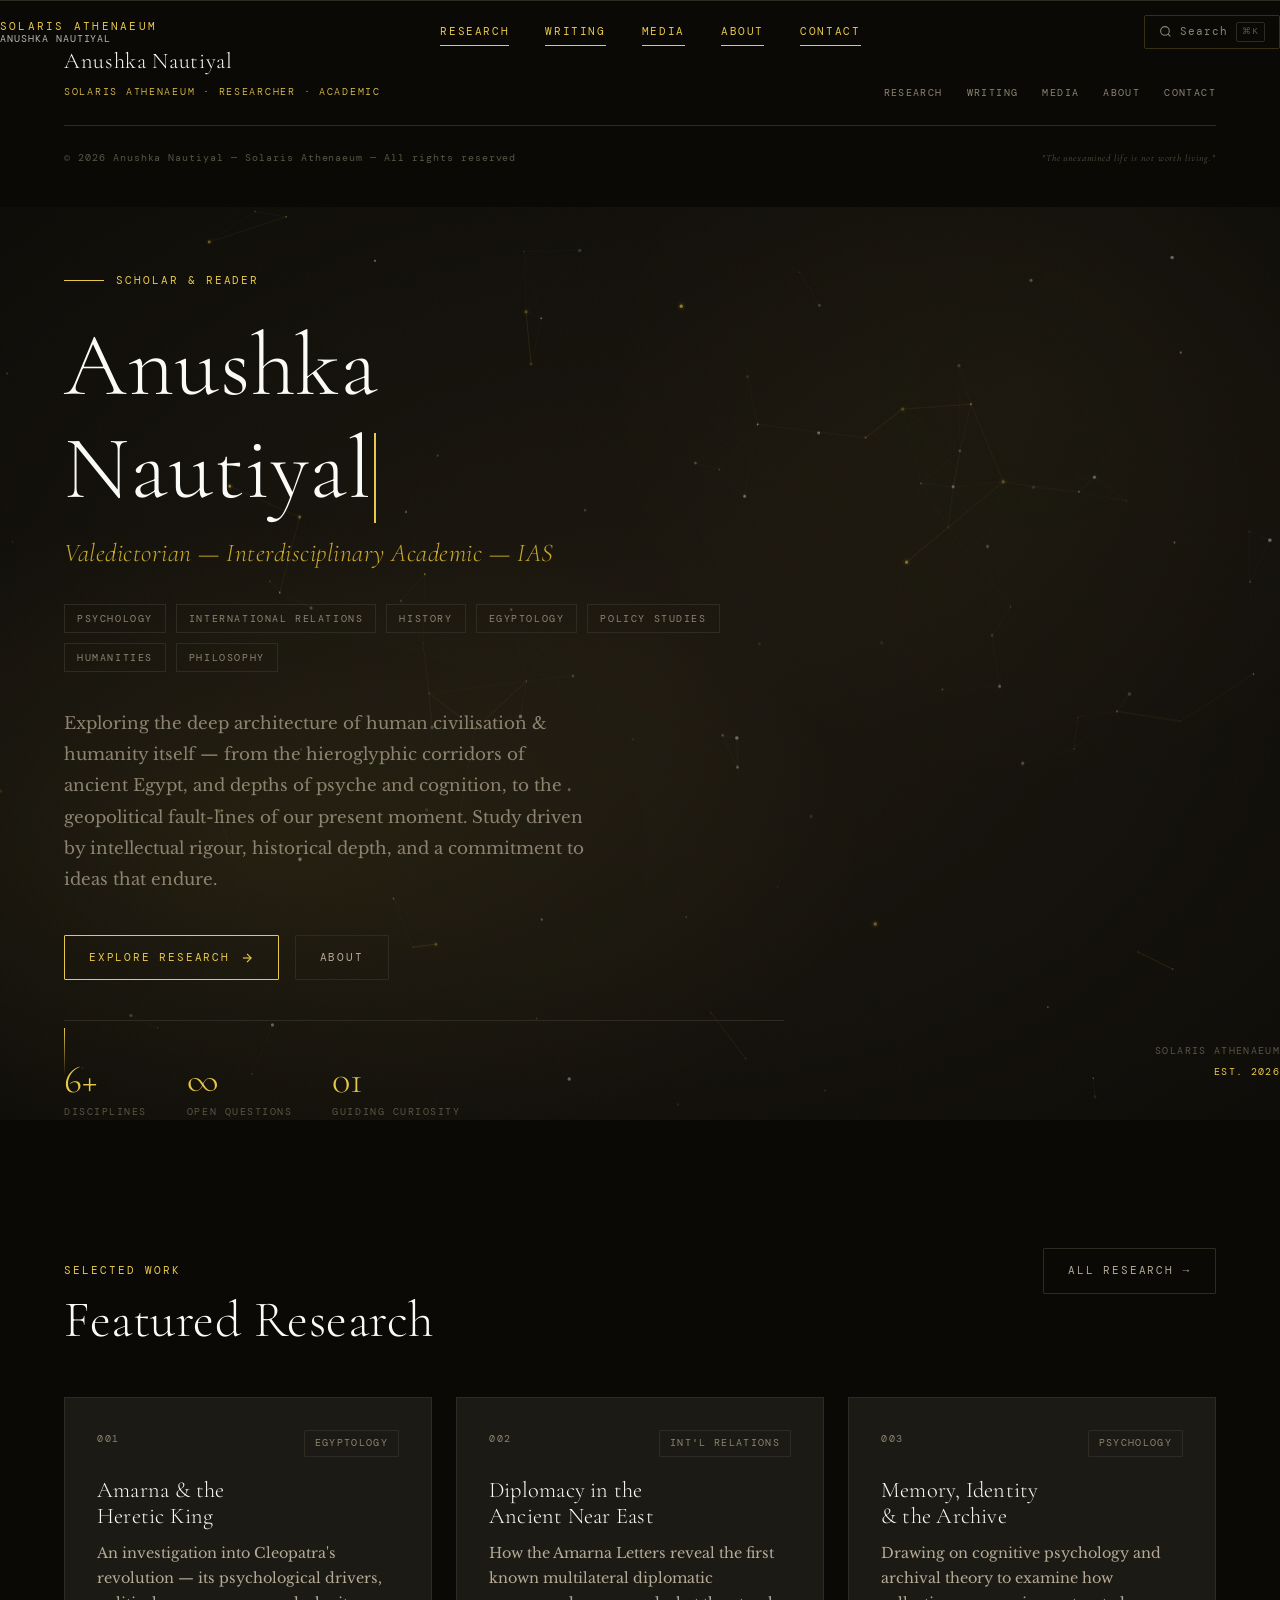
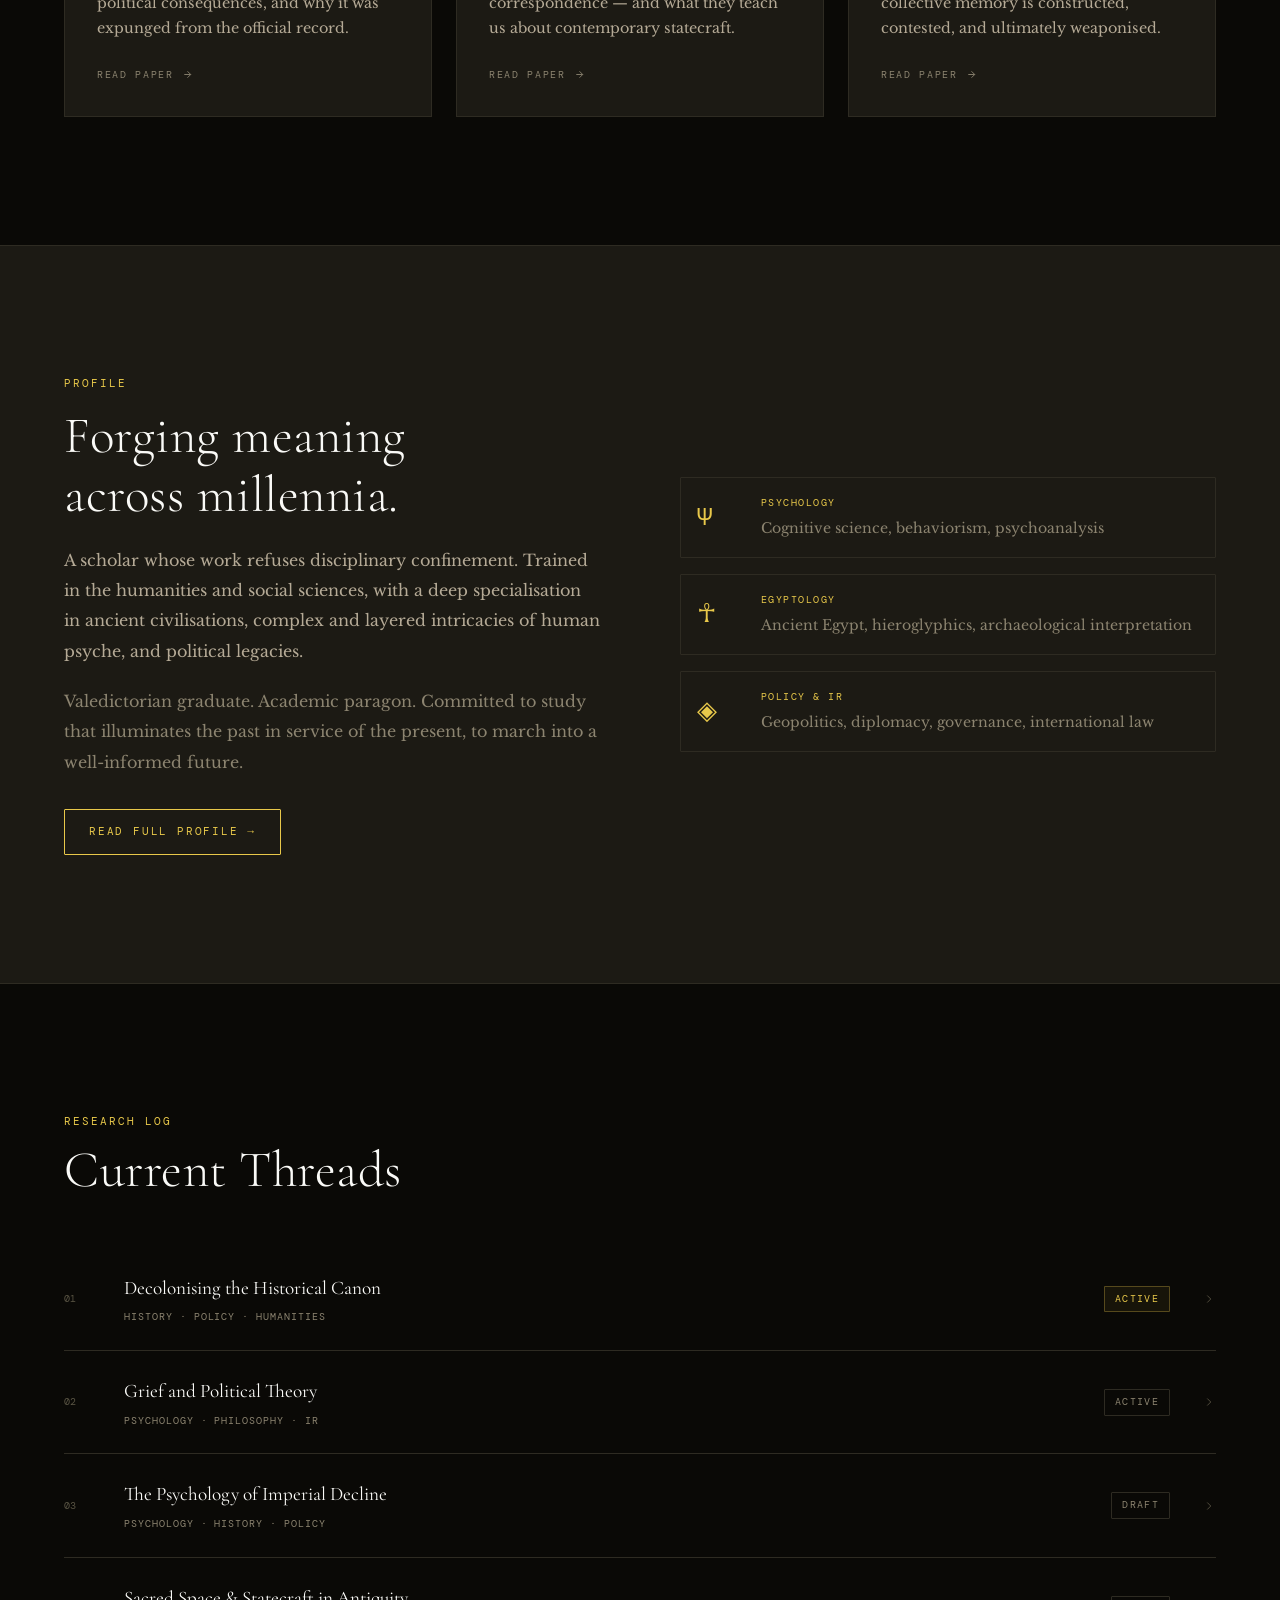
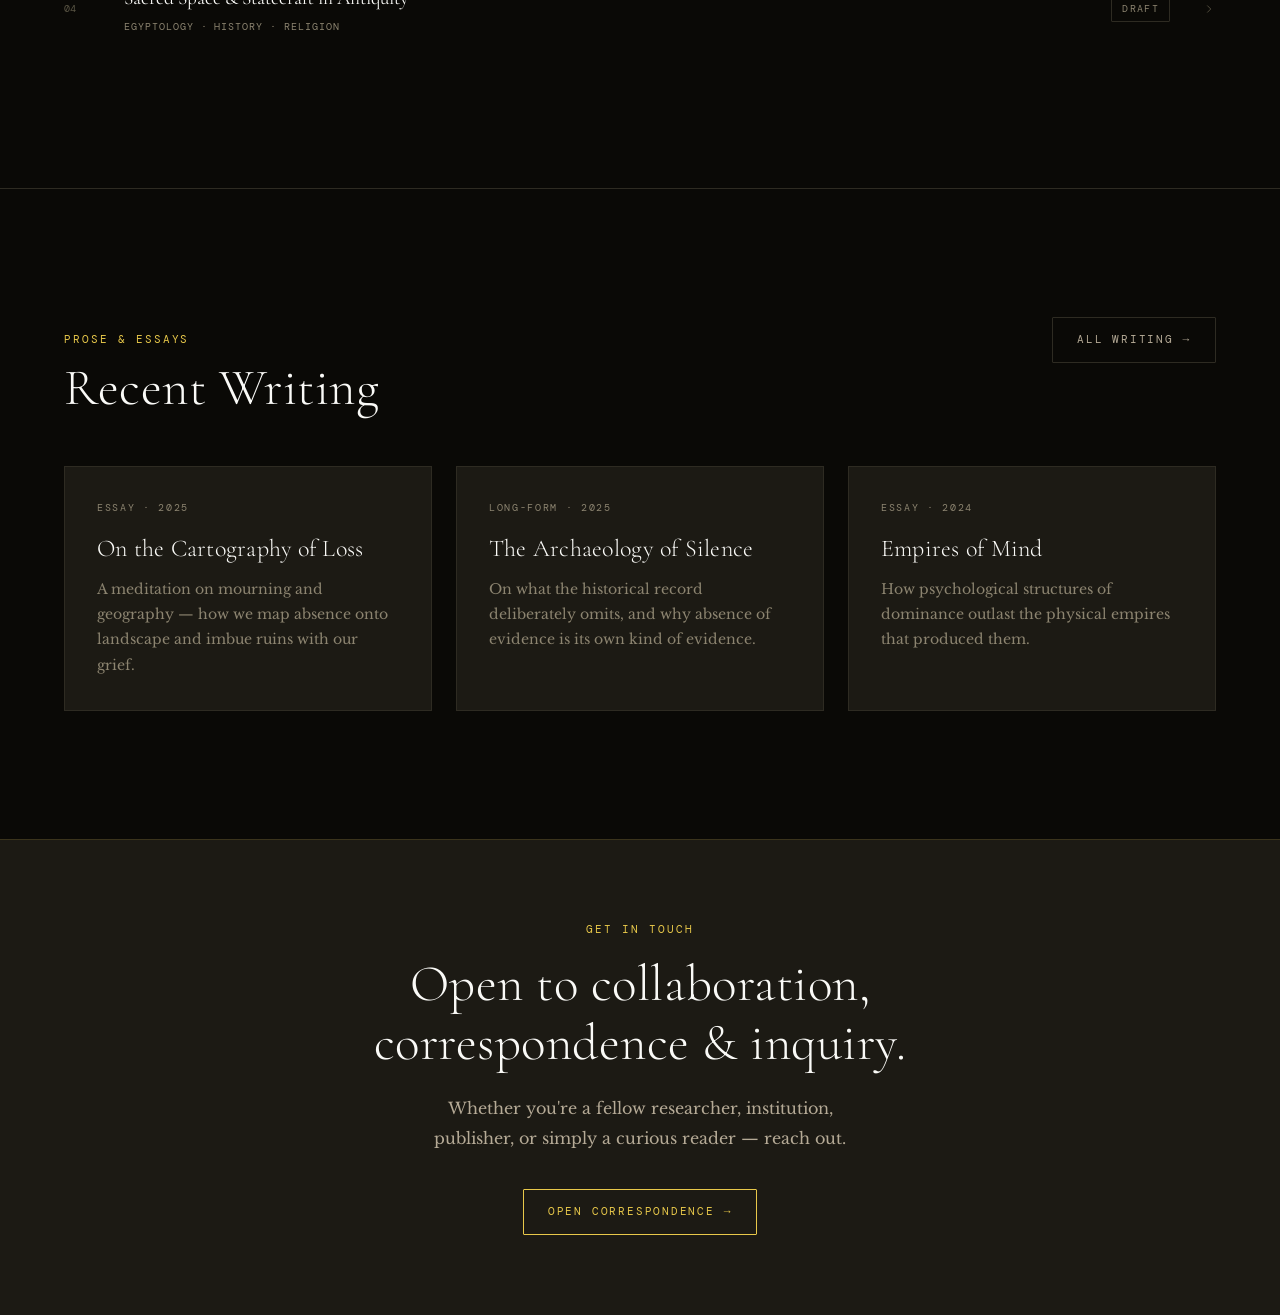
<file: index.html>
<!DOCTYPE html>
<html lang="en" data-depth="0">
<head>
  <meta charset="UTF-8"/>
  <meta name="viewport" content="width=device-width, initial-scale=1.0"/>
  <title>SOLARIS ATHENAEUM</title>
  <title>Anushka Nautiyal — Researcher · Academic · Writer</title>
  <meta name="description" content="The landscape of intellectual exploration of everything under the Solar Ball of Fire"/>
  <link rel="stylesheet" href="css/style.css"/>
  <link rel="stylesheet" href="css/animations.css"/>
  <link rel="stylesheet" href="css/responsive.css"/>
</head>
<body>

<!-- SCRIPTS inject navbar + footer -->
<script src="js/components.js"></script>

<!-- ============================================================
     HOME HERO
     ============================================================ -->
<section id="home-hero">
  <!-- Animated particle canvas -->
  <div class="canvas-wrap">
    <canvas id="hero-canvas"></canvas>
  </div>

  <div class="container hero-content" style="width:100%;padding-left:clamp(20px,5vw,64px);padding-right:clamp(20px,5vw,64px)">
    <div style="max-width:720px">

      <!-- Eyebrow -->
      <div class="hero-eyebrow">
        <span class="hero-eyebrow-line"></span>
        <span class="label">Scholar &amp; Reader</span>
        <span style="font-family:var(--ff-mono);font-size:0.58rem;letter-spacing:0.1em;color:var(--dust);margin-left:auto">
          
        </span>
      </div>

      <!-- Name -->
      <h1 class="hero-name">Anushka<br>Nautiyal<span class="cursor-blink"></span></h1>

      <!-- Subtitle -->
      <p class="hero-title">
        Valedictorian &mdash; Interdisciplinary Academic &mdash; IAS
      </p>

      <!-- Discipline tags -->
      <div class="hero-disciplines">
        <span class="hero-disc">Psychology</span>
        <span class="hero-disc">International Relations</span>
        <span class="hero-disc">History</span>
        <span class="hero-disc">Egyptology</span>
        <span class="hero-disc">Policy Studies</span>
        <span class="hero-disc">Humanities</span>
        <span class="hero-disc">Philosophy</span>
      </div>

      <!-- Bio -->
      <p class="hero-bio">
        Exploring the deep architecture of human civilisation &  humanity itself — from the hieroglyphic
        corridors of ancient Egypt, and depths of psyche and cognition, to the geopolitical fault-lines of our present moment.
        Study driven by intellectual rigour, historical depth, and a commitment
        to ideas that endure.
      </p>

      <!-- CTAs -->
      <div class="hero-ctas">
        <a href="research/index.html" class="btn btn-gold">
          Explore Research
          <svg xmlns="http://www.w3.org/2000/svg" width="14" height="14" viewBox="0 0 24 24" fill="none" stroke="currentColor" stroke-width="2"><line x1="5" y1="12" x2="19" y2="12"/><polyline points="12 5 19 12 12 19"/></svg>
        </a>
        <a href="about/index.html" class="btn btn-ghost">About</a>
      </div>

      <!-- Stats -->
      <div class="hero-stats">
        <div>
          <div class="hero-stat-num">6+</div>
          <div class="hero-stat-label">Disciplines</div>
        </div>
        <div>
          <div class="hero-stat-num">∞</div>
          <div class="hero-stat-label">Open Questions</div>
        </div>
        <div>
          <div class="hero-stat-num">01</div>
          <div class="hero-stat-label">Guiding Curiosity</div>
        </div>
      </div>
    </div>

    <!-- Coordinates -->
    <div class="hero-coords">
      <div>SOLARIS ATHENAEUM</div>
      <div style="color:var(--gold);margin-top:4px">EST. 2026</div>
    </div>

    <!-- Scroll indicator -->
    <div class="hero-scroll" style="z-index:10;position:absolute;bottom:36px;left:clamp(20px,5vw,64px)">
      <div class="hero-scroll-line"></div>
      <span></span>
    </div>
  </div>
</section>

<!-- ============================================================
     FEATURED RESEARCH
     ============================================================ -->
<section class="section" id="featured-research">
  <div class="container">
    <!-- Section header -->
    <div class="reveal" style="display:flex;align-items:baseline;justify-content:space-between;margin-bottom:48px;flex-wrap:wrap;gap:16px">
      <div>
        <p class="label" style="margin-bottom:10px">Selected Work</p>
        <h2>Featured Research</h2>
      </div>
      <a href="research/index.html" class="btn btn-ghost">
        All Research →
      </a>
    </div>

    <!-- Grid -->
    <div style="display:grid;grid-template-columns:repeat(auto-fit,minmax(300px,1fr));gap:24px">

      <!-- Card 1 -->
      <a href="research/index.html" class="card reveal" style="text-decoration:none;display:block">
        <div style="display:flex;justify-content:space-between;align-items:flex-start;margin-bottom:20px">
          <span class="label-muted">001</span>
          <span class="tag">Egyptology</span>
        </div>
        <h3 style="margin-bottom:12px;font-size:1.4rem">Amarna &amp; the<br>Heretic King</h3>
        <p style="font-size:0.9rem;line-height:1.75;margin-bottom:24px">
          An investigation into Cleopatra's revolution — its
          psychological drivers, political consequences, and why it was
          expunged from the official record.
        </p>
        <span class="label-muted" style="display:flex;align-items:center;gap:8px">
          Read Paper
          <svg xmlns="http://www.w3.org/2000/svg" width="11" height="11" viewBox="0 0 24 24" fill="none" stroke="currentColor" stroke-width="2"><line x1="5" y1="12" x2="19" y2="12"/><polyline points="12 5 19 12 12 19"/></svg>
        </span>
      </a>

      <!-- Card 2 -->
      <a href="research/index.html" class="card reveal" style="text-decoration:none;display:block;animation-delay:0.1s">
        <div style="display:flex;justify-content:space-between;align-items:flex-start;margin-bottom:20px">
          <span class="label-muted">002</span>
          <span class="tag">Int'l Relations</span>
        </div>
        <h3 style="margin-bottom:12px;font-size:1.4rem">Diplomacy in the<br>Ancient Near East</h3>
        <p style="font-size:0.9rem;line-height:1.75;margin-bottom:24px">
          How the Amarna Letters reveal the first known multilateral
          diplomatic correspondence — and what they teach us about
          contemporary statecraft.
        </p>
        <span class="label-muted" style="display:flex;align-items:center;gap:8px">
          Read Paper
          <svg xmlns="http://www.w3.org/2000/svg" width="11" height="11" viewBox="0 0 24 24" fill="none" stroke="currentColor" stroke-width="2"><line x1="5" y1="12" x2="19" y2="12"/><polyline points="12 5 19 12 12 19"/></svg>
        </span>
      </a>

      <!-- Card 3 -->
      <a href="research/index.html" class="card reveal" style="text-decoration:none;display:block;animation-delay:0.2s">
        <div style="display:flex;justify-content:space-between;align-items:flex-start;margin-bottom:20px">
          <span class="label-muted">003</span>
          <span class="tag">Psychology</span>
        </div>
        <h3 style="margin-bottom:12px;font-size:1.4rem">Memory, Identity<br>&amp; the Archive</h3>
        <p style="font-size:0.9rem;line-height:1.75;margin-bottom:24px">
          Drawing on cognitive psychology and archival theory to
          examine how collective memory is constructed, contested,
          and ultimately weaponised.
        </p>
        <span class="label-muted" style="display:flex;align-items:center;gap:8px">
          Read Paper
          <svg xmlns="http://www.w3.org/2000/svg" width="11" height="11" viewBox="0 0 24 24" fill="none" stroke="currentColor" stroke-width="2"><line x1="5" y1="12" x2="19" y2="12"/><polyline points="12 5 19 12 12 19"/></svg>
        </span>
      </a>

    </div>
  </div>
</section>

<!-- ============================================================
     ABOUT STRIP
     ============================================================ -->
<section class="section" style="border-top:1px solid var(--ash);border-bottom:1px solid var(--ash);background:var(--smoke)">
  <div class="container">
    <div style="display:grid;grid-template-columns:1fr 1fr;gap:80px;align-items:center" class="reveal">
      <div>
        <p class="label" style="margin-bottom:14px">Profile</p>
        <h2 style="margin-bottom:20px">Forging meaning<br>across millennia.</h2>
        <p style="margin-bottom:20px;line-height:1.9">
          A scholar whose work refuses disciplinary confinement.
          Trained in the humanities and social sciences, with a deep
          specialisation in ancient civilisations, complex and layered intricacies of human psyche,
          and political legacies.
        </p>
        <p style="margin-bottom:32px;line-height:1.9;color:var(--mist)">
          Valedictorian graduate. Academic paragon. Committed to
          study that illuminates the past in service of the present, to march into a well-informed future.
        </p>
        <a href="about/index.html" class="btn btn-gold">Read Full Profile →</a>
      </div>
      <div>
        <!-- Competency list -->
        <div style="display:flex;flex-direction:column;gap:16px">
          <div style="display:flex;align-items:center;gap:16px;padding:16px;border:1px solid var(--ash);border-radius:1px">
            <span style="font-family:var(--ff-mono);font-size:1.6rem;color:var(--gold);font-weight:300;min-width:48px">Ψ</span>
            <div>
              <div style="font-family:var(--ff-mono);font-size:0.65rem;letter-spacing:0.14em;text-transform:uppercase;color:var(--gold);margin-bottom:4px">Psychology</div>
              <div style="font-size:0.88rem;color:var(--mist)">Cognitive science, behaviorism, psychoanalysis</div>
            </div>
          </div>
          <div style="display:flex;align-items:center;gap:16px;padding:16px;border:1px solid var(--ash);border-radius:1px">
            <span style="font-family:var(--ff-mono);font-size:1.6rem;color:var(--gold);font-weight:300;min-width:48px">☥</span>
            <div>
              <div style="font-family:var(--ff-mono);font-size:0.65rem;letter-spacing:0.14em;text-transform:uppercase;color:var(--gold);margin-bottom:4px">Egyptology</div>
              <div style="font-size:0.88rem;color:var(--mist)">Ancient Egypt, hieroglyphics, archaeological interpretation</div>
            </div>
          </div>
          <div style="display:flex;align-items:center;gap:16px;padding:16px;border:1px solid var(--ash);border-radius:1px">
            <span style="font-family:var(--ff-mono);font-size:1.6rem;color:var(--gold);font-weight:300;min-width:48px">◈</span>
            <div>
              <div style="font-family:var(--ff-mono);font-size:0.65rem;letter-spacing:0.14em;text-transform:uppercase;color:var(--gold);margin-bottom:4px">Policy &amp; IR</div>
              <div style="font-size:0.88rem;color:var(--mist)">Geopolitics, diplomacy, governance, international law</div>
            </div>
          </div>
        </div>
      </div>
    </div>
  </div>
</section>

<!-- ============================================================
     CURRENT THREADS
     ============================================================ -->
<section class="section">
  <div class="container">
    <div class="reveal" style="margin-bottom:48px">
      <p class="label" style="margin-bottom:10px">Research Log</p>
      <h2>Current Threads</h2>
    </div>
    <div style="display:flex;flex-direction:column;gap:0">

      <!-- Thread item — easily add more -->
      <a href="research/index.html" class="reveal" style="display:flex;align-items:center;gap:32px;padding:24px 0;border-bottom:1px solid var(--ash);text-decoration:none;transition:background 0.2s;group">
        <span style="font-family:var(--ff-mono);font-size:0.65rem;color:var(--dust);min-width:28px">01</span>
        <div style="flex:1">
          <div style="font-family:var(--ff-serif);font-size:1.2rem;color:var(--white);margin-bottom:4px;transition:color 0.2s">
            Decolonising the Historical Canon
          </div>
          <div style="font-family:var(--ff-mono);font-size:0.6rem;letter-spacing:0.1em;text-transform:uppercase;color:var(--mist)">
            History · Policy · Humanities
          </div>
        </div>
        <span class="tag" style="color:var(--gold);border-color:rgba(232,200,74,0.3);background:rgba(232,200,74,0.06)">Active</span>
        <svg xmlns="http://www.w3.org/2000/svg" width="14" height="14" viewBox="0 0 24 24" fill="none" stroke="currentColor" stroke-width="1.5" style="color:var(--dust)"><polyline points="9 18 15 12 9 6"/></svg>
      </a>

      <a href="research/index.html" class="reveal" style="display:flex;align-items:center;gap:32px;padding:24px 0;border-bottom:1px solid var(--ash);text-decoration:none">
        <span style="font-family:var(--ff-mono);font-size:0.65rem;color:var(--dust);min-width:28px">02</span>
        <div style="flex:1">
          <div style="font-family:var(--ff-serif);font-size:1.2rem;color:var(--white);margin-bottom:4px">
            Grief and Political Theory
          </div>
          <div style="font-family:var(--ff-mono);font-size:0.6rem;letter-spacing:0.1em;text-transform:uppercase;color:var(--mist)">
            Psychology · Philosophy · IR
          </div>
        </div>
        <span class="tag">Active</span>
        <svg xmlns="http://www.w3.org/2000/svg" width="14" height="14" viewBox="0 0 24 24" fill="none" stroke="currentColor" stroke-width="1.5" style="color:var(--dust)"><polyline points="9 18 15 12 9 6"/></svg>
      </a>

      <a href="research/index.html" class="reveal" style="display:flex;align-items:center;gap:32px;padding:24px 0;border-bottom:1px solid var(--ash);text-decoration:none">
        <span style="font-family:var(--ff-mono);font-size:0.65rem;color:var(--dust);min-width:28px">03</span>
        <div style="flex:1">
          <div style="font-family:var(--ff-serif);font-size:1.2rem;color:var(--white);margin-bottom:4px">
            The Psychology of Imperial Decline
          </div>
          <div style="font-family:var(--ff-mono);font-size:0.6rem;letter-spacing:0.1em;text-transform:uppercase;color:var(--mist)">
            Psychology · History · Policy
          </div>
        </div>
        <span class="tag" style="color:var(--mist)">Draft</span>
        <svg xmlns="http://www.w3.org/2000/svg" width="14" height="14" viewBox="0 0 24 24" fill="none" stroke="currentColor" stroke-width="1.5" style="color:var(--dust)"><polyline points="9 18 15 12 9 6"/></svg>
      </a>

      <a href="research/index.html" class="reveal" style="display:flex;align-items:center;gap:32px;padding:24px 0;text-decoration:none">
        <span style="font-family:var(--ff-mono);font-size:0.65rem;color:var(--dust);min-width:28px">04</span>
        <div style="flex:1">
          <div style="font-family:var(--ff-serif);font-size:1.2rem;color:var(--white);margin-bottom:4px">
            Sacred Space &amp; Statecraft in Antiquity
          </div>
          <div style="font-family:var(--ff-mono);font-size:0.6rem;letter-spacing:0.1em;text-transform:uppercase;color:var(--mist)">
            Egyptology · History · Religion
          </div>
        </div>
        <span class="tag" style="color:var(--mist)">Draft</span>
        <svg xmlns="http://www.w3.org/2000/svg" width="14" height="14" viewBox="0 0 24 24" fill="none" stroke="currentColor" stroke-width="1.5" style="color:var(--dust)"><polyline points="9 18 15 12 9 6"/></svg>
      </a>

    </div>
  </div>
</section>

<!-- ============================================================
     WRITING PREVIEW
     ============================================================ -->
<section class="section" style="border-top:1px solid var(--ash)">
  <div class="container">
    <div class="reveal" style="display:flex;align-items:baseline;justify-content:space-between;margin-bottom:48px;flex-wrap:wrap;gap:16px">
      <div>
        <p class="label" style="margin-bottom:10px">Prose &amp; Essays</p>
        <h2>Recent Writing</h2>
      </div>
      <a href="writing/index.html" class="btn btn-ghost">All Writing →</a>
    </div>
    <div style="display:grid;grid-template-columns:repeat(auto-fit,minmax(280px,1fr));gap:24px">

      <a href="writing/index.html" class="card reveal" style="text-decoration:none">
        <span class="label-muted" style="margin-bottom:16px;display:block">Essay · 2025</span>
        <h4 style="font-family:var(--ff-serif);font-size:1.5rem;font-weight:300;color:var(--white);margin-bottom:12px;line-height:1.3">
          On the Cartography of Loss
        </h4>
        <p style="font-size:0.88rem;line-height:1.8;color:var(--mist)">
          A meditation on mourning and geography — how we map
          absence onto landscape and imbue ruins with our grief.
        </p>
      </a>

      <a href="writing/index.html" class="card reveal" style="text-decoration:none;animation-delay:0.1s">
        <span class="label-muted" style="margin-bottom:16px;display:block">Long-form · 2025</span>
        <h4 style="font-family:var(--ff-serif);font-size:1.5rem;font-weight:300;color:var(--white);margin-bottom:12px;line-height:1.3">
          The Archaeology of Silence
        </h4>
        <p style="font-size:0.88rem;line-height:1.8;color:var(--mist)">
          On what the historical record deliberately omits, and why
          absence of evidence is its own kind of evidence.
        </p>
      </a>

      <a href="writing/index.html" class="card reveal" style="text-decoration:none;animation-delay:0.2s">
        <span class="label-muted" style="margin-bottom:16px;display:block">Essay · 2024</span>
        <h4 style="font-family:var(--ff-serif);font-size:1.5rem;font-weight:300;color:var(--white);margin-bottom:12px;line-height:1.3">
          Empires of Mind
        </h4>
        <p style="font-size:0.88rem;line-height:1.8;color:var(--mist)">
          How psychological structures of dominance outlast
          the physical empires that produced them.
        </p>
      </a>

    </div>
  </div>
</section>

<!-- ============================================================
     CONTACT CTA STRIP
     ============================================================ -->
<section style="padding-block:80px;border-top:1px solid rgba(232,200,74,0.15);background:var(--smoke)">
  <div class="container" style="text-align:center">
    <p class="label reveal" style="margin-bottom:16px">Get in Touch</p>
    <h2 class="reveal" style="margin-bottom:20px;font-size:clamp(1.8rem,4vw,3.2rem)">
      Open to collaboration,<br>correspondence &amp; inquiry.
    </h2>
    <p class="reveal" style="max-width:440px;margin-inline:auto;margin-bottom:36px;line-height:1.9">
      Whether you're a fellow researcher, institution, publisher,
      or simply a curious reader — reach out.
    </p>
    <a href="contact/index.html" class="btn btn-gold reveal">Open Correspondence →</a>
  </div>
</section>

<script src="js/main.js"></script>
</body>
</html>
</file>
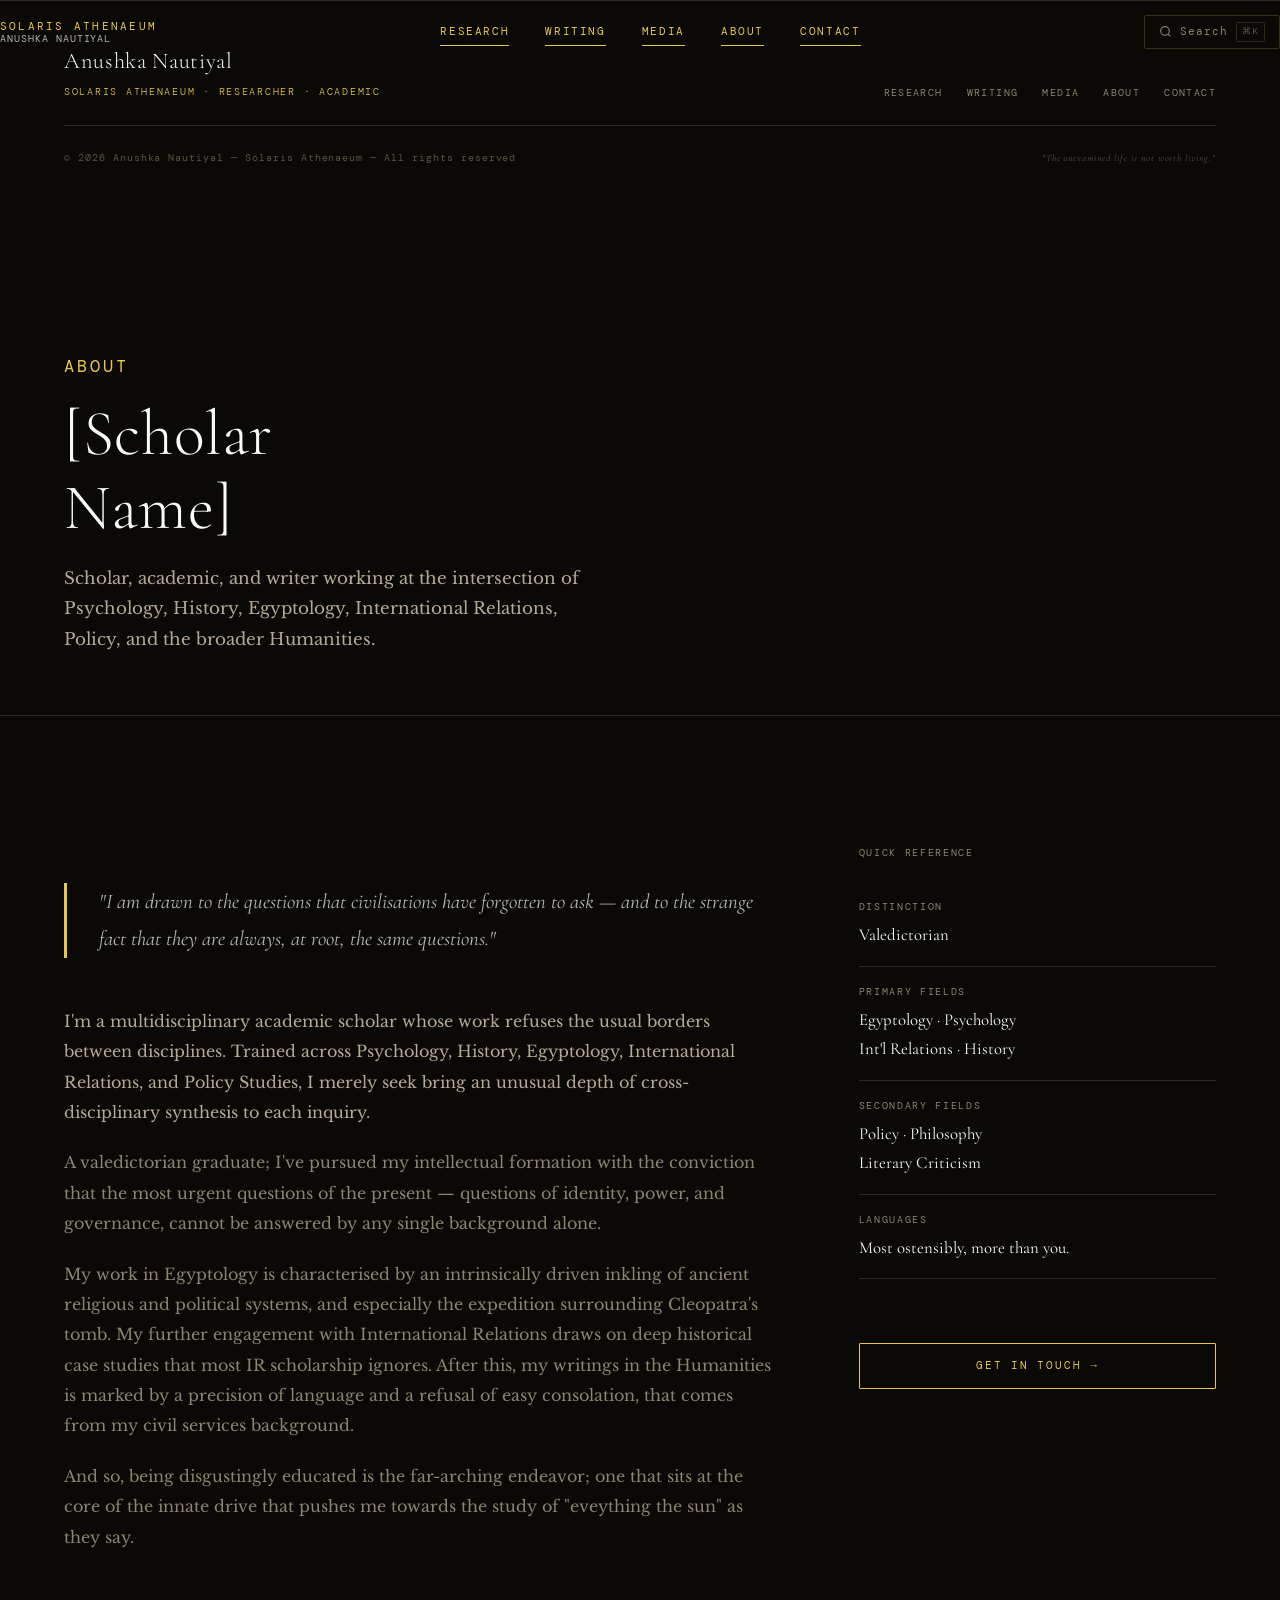
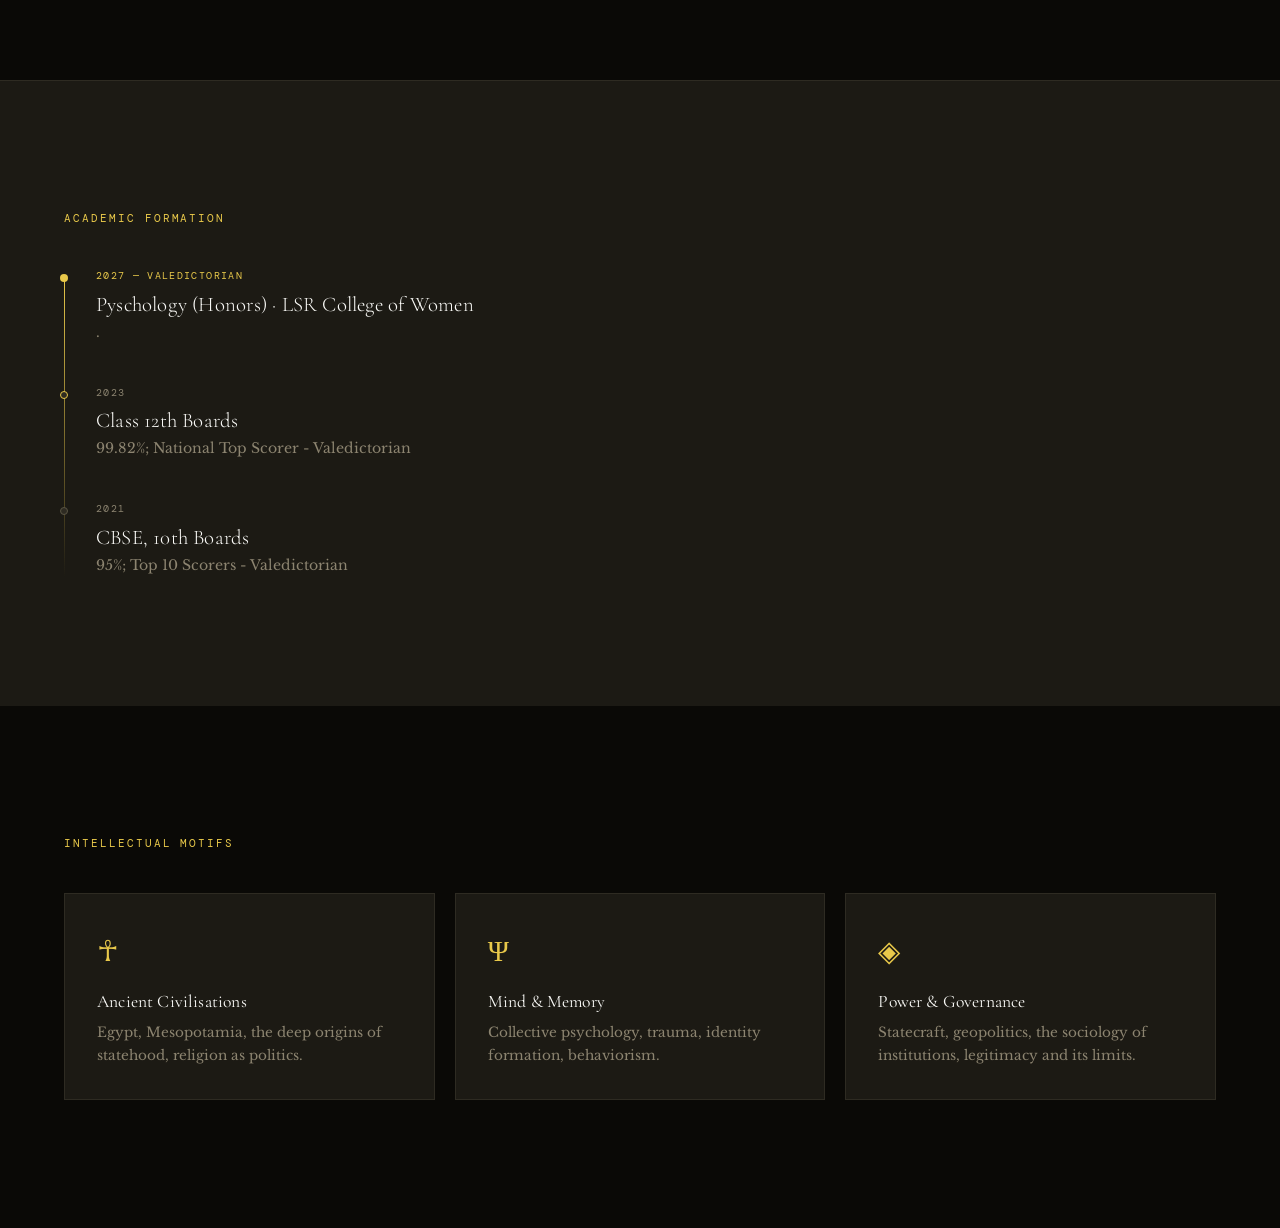
<file: about/index.html>
<!DOCTYPE html>
<html lang="en" data-depth="1">
<head>
  <meta charset="UTF-8"/>
  <meta name="viewport" content="width=device-width, initial-scale=1.0"/>
  <title>About — [Scholar Name]</title>
  <link rel="stylesheet" href="../css/style.css"/>
  <link rel="stylesheet" href="../css/animations.css"/>
  <link rel="stylesheet" href="../css/responsive.css"/>
</head>
<body>
<script src="../js/components.js"></script>

<div class="page-hero page-transition">
  <div class="container">
    <p class="label">About</p>
    <h1>[Scholar<br>Name]</h1>
    <p>Scholar, academic, and writer working at the intersection of
       Psychology, History, Egyptology, International Relations,
       Policy, and the broader Humanities.</p>
  </div>
</div>

<!-- BIO -->
<section class="section">
  <div class="container">
    <div style="display:grid;grid-template-columns:2fr 1fr;gap:80px;align-items:start">

      <div>
        <p class="label reveal" style="margin-bottom:20px">Profile</p>
        <div class="reveal" style="border-left:3px solid var(--gold);padding-left:32px;margin-bottom:48px">
          <p style="font-family:var(--ff-serif);font-size:1.3rem;font-style:italic;line-height:1.8;color:var(--off-white)">
            "I am drawn to the questions that civilisations have forgotten
            to ask — and to the strange fact that they are always,
            at root, the same questions."
          </p>
        </div>

        <div class="reveal" style="display:flex;flex-direction:column;gap:20px">
          <p style="line-height:1.9">
            I'm a multidisciplinary academic scholar whose work refuses the
            usual borders between disciplines. Trained across Psychology, History,
            Egyptology, International Relations, and Policy Studies, I merely seek bring an unusual
            depth of cross-disciplinary synthesis to each inquiry.
          </p>
          <p style="line-height:1.9;color:var(--mist)">
            A valedictorian graduate; I've pursued my intellectual formation with the
            conviction that the most urgent questions of the present — questions of identity,
            power, and governance, cannot be answered by any single background alone.
          </p>
          <p style="line-height:1.9;color:var(--mist)">
            My work in Egyptology is characterised by an intrinsically driven inkling of ancient
            religious and political systems, and especially the expedition surrounding Cleopatra's tomb. My further engagement with International Relations
            draws on deep historical case studies that most IR scholarship ignores. After this, my
            writings in the Humanities is marked by a precision of language and a refusal
            of easy consolation, that comes from my civil services background.
          </p>
          <p style="line-height:1.9;color:var(--mist)">
            And so, being disgustingly educated is the far-arching endeavor; one that sits at the core of the innate drive that pushes me towards the study of "eveything the sun" as they say.
          </p>
        </div>
      </div>

      <div>
        <!-- Quick facts -->
        <div class="reveal" style="display:flex;flex-direction:column;gap:0;position:sticky;top:calc(var(--nav-h) + 32px)">
          <p class="label-muted" style="margin-bottom:20px">Quick Reference</p>

          <div style="padding:16px 0;border-bottom:1px solid var(--ash)">
            <div class="label-muted" style="margin-bottom:4px">Distinction</div>
            <div style="font-family:var(--ff-serif);font-size:1.05rem;color:var(--white)">Valedictorian</div>
          </div>
          <div style="padding:16px 0;border-bottom:1px solid var(--ash)">
            <div class="label-muted" style="margin-bottom:4px">Primary Fields</div>
            <div style="font-family:var(--ff-serif);font-size:1.05rem;color:var(--white)">
              Egyptology · Psychology<br>Int'l Relations · History
            </div>
          </div>
          <div style="padding:16px 0;border-bottom:1px solid var(--ash)">
            <div class="label-muted" style="margin-bottom:4px">Secondary Fields</div>
            <div style="font-family:var(--ff-serif);font-size:1.05rem;color:var(--white)">
              Policy · Philosophy<br>Literary Criticism
            </div>
          </div>
          <div style="padding:16px 0;border-bottom:1px solid var(--ash)">
            <div class="label-muted" style="margin-bottom:4px">Languages</div>
            <div style="font-family:var(--ff-serif);font-size:1.05rem;color:var(--white)">Most ostensibly, more than you.</div>
          </div>
          <div style="padding:16px 0">
            <div class="label-muted" style="margin-bottom:4px"></div>
            <div style="font-family:var(--ff-serif);font-size:1.05rem;color:var(--white)"></div>
          </div>

          <a href="../contact/index.html" class="btn btn-gold" style="margin-top:28px;justify-content:center">
            Get in Touch →
          </a>
        </div>
      </div>

    </div>
  </div>
</section>

<!-- EDUCATION / TIMELINE -->
<!-- ============================================================
  HOW TO ADD NEW CREDENTIALS:
  Copy a timeline item and update institution, degree, year, note.
  ============================================================ -->
<section class="section" style="border-top:1px solid var(--ash);background:var(--smoke)">
  <div class="container">
    <p class="label reveal" style="margin-bottom:40px">Academic Formation</p>

    <div style="position:relative;padding-left:32px">
      <!-- Vertical line -->
      <div style="position:absolute;left:0;top:8px;bottom:0;width:1px;background:linear-gradient(to bottom, var(--gold), transparent)"></div>

      <!-- Timeline item — duplicate to add more -->

      <div class="reveal" style="position:relative;margin-bottom:40px">
        <div style="position:absolute;left:-36px;top:6px;width:8px;height:8px;background:var(--gold);border-radius:50%"></div>
        <div style="font-family:var(--ff-mono);font-size:0.6rem;letter-spacing:0.14em;text-transform:uppercase;color:var(--gold);margin-bottom:8px">
          2027 — Valedictorian
        </div>
        <h4 style="font-family:var(--ff-serif);font-size:1.3rem;font-weight:300;color:var(--white);margin-bottom:4px">
          Pyschology (Honors) · LSR College of Women
        </h4>
        <p style="font-size:0.88rem;color:var(--mist);max-width:520px;line-height:1.7">
          .
        </p>
      </div>

      <div class="reveal" style="position:relative;margin-bottom:40px">
        <div style="position:absolute;left:-36px;top:6px;width:8px;height:8px;background:var(--ash);border-radius:50%;border:1px solid var(--gold)"></div>
        <div style="font-family:var(--ff-mono);font-size:0.6rem;letter-spacing:0.14em;text-transform:uppercase;color:var(--mist);margin-bottom:8px">
          2023
        </div>
        <h4 style="font-family:var(--ff-serif);font-size:1.3rem;font-weight:300;color:var(--white);margin-bottom:4px">
          Class 12th Boards
        </h4>
        <p style="font-size:0.88rem;color:var(--mist);max-width:520px;line-height:1.7">
          99.82%; National Top Scorer - Valedictorian
        </p>
      </div>

      <div class="reveal" style="position:relative">
        <div style="position:absolute;left:-36px;top:6px;width:8px;height:8px;background:var(--ash);border-radius:50%;border:1px solid var(--dust)"></div>
        <div style="font-family:var(--ff-mono);font-size:0.6rem;letter-spacing:0.14em;text-transform:uppercase;color:var(--mist);margin-bottom:8px">
          2021
        </div>
        <h4 style="font-family:var(--ff-serif);font-size:1.3rem;font-weight:300;color:var(--white);margin-bottom:4px">
          CBSE, 10th Boards
        </h4>
        <p style="font-size:0.88rem;color:var(--mist);max-width:520px;line-height:1.7">
          95%; Top 10 Scorers - Valedictorian
        </p>
      </div>
    </div>
  </div>
</section>

<!-- INTERESTS / MOTIFS -->
<section class="section">
  <div class="container">
    <p class="label reveal" style="margin-bottom:40px">Intellectual Motifs</p>
    <div style="display:grid;grid-template-columns:repeat(auto-fit,minmax(220px,1fr));gap:20px">

      <div class="card reveal">
        <div style="font-size:1.8rem;margin-bottom:16px;color:var(--gold)">☥</div>
        <h4 style="font-family:var(--ff-serif);font-size:1.1rem;font-weight:400;color:var(--white);margin-bottom:8px">Ancient Civilisations</h4>
        <p style="font-size:0.85rem;color:var(--mist);line-height:1.7">Egypt, Mesopotamia, the deep origins of statehood, religion as politics.</p>
      </div>

      <div class="card reveal">
        <div style="font-size:1.8rem;margin-bottom:16px;color:var(--gold)">Ψ</div>
        <h4 style="font-family:var(--ff-serif);font-size:1.1rem;font-weight:400;color:var(--white);margin-bottom:8px">Mind &amp; Memory</h4>
        <p style="font-size:0.85rem;color:var(--mist);line-height:1.7">Collective psychology, trauma, identity formation, behaviorism.</p>
      </div>

      <div class="card reveal">
        <div style="font-size:1.8rem;margin-bottom:16px;color:var(--gold)">◈</div>
        <h4 style="font-family:var(--ff-serif);font-size:1.1rem;font-weight:400;color:var(--white);margin-bottom:8px">Power &amp; Governance</h4>
        <p style="font-size:0.85rem;color:var(--mist);line-height:1.7">Statecraft, geopolitics, the sociology of institutions, legitimacy and its limits.</p>
      </div>



    </div>
  </div>
</section>

<script src="../js/main.js"></script>
</body>
</html>
</file>
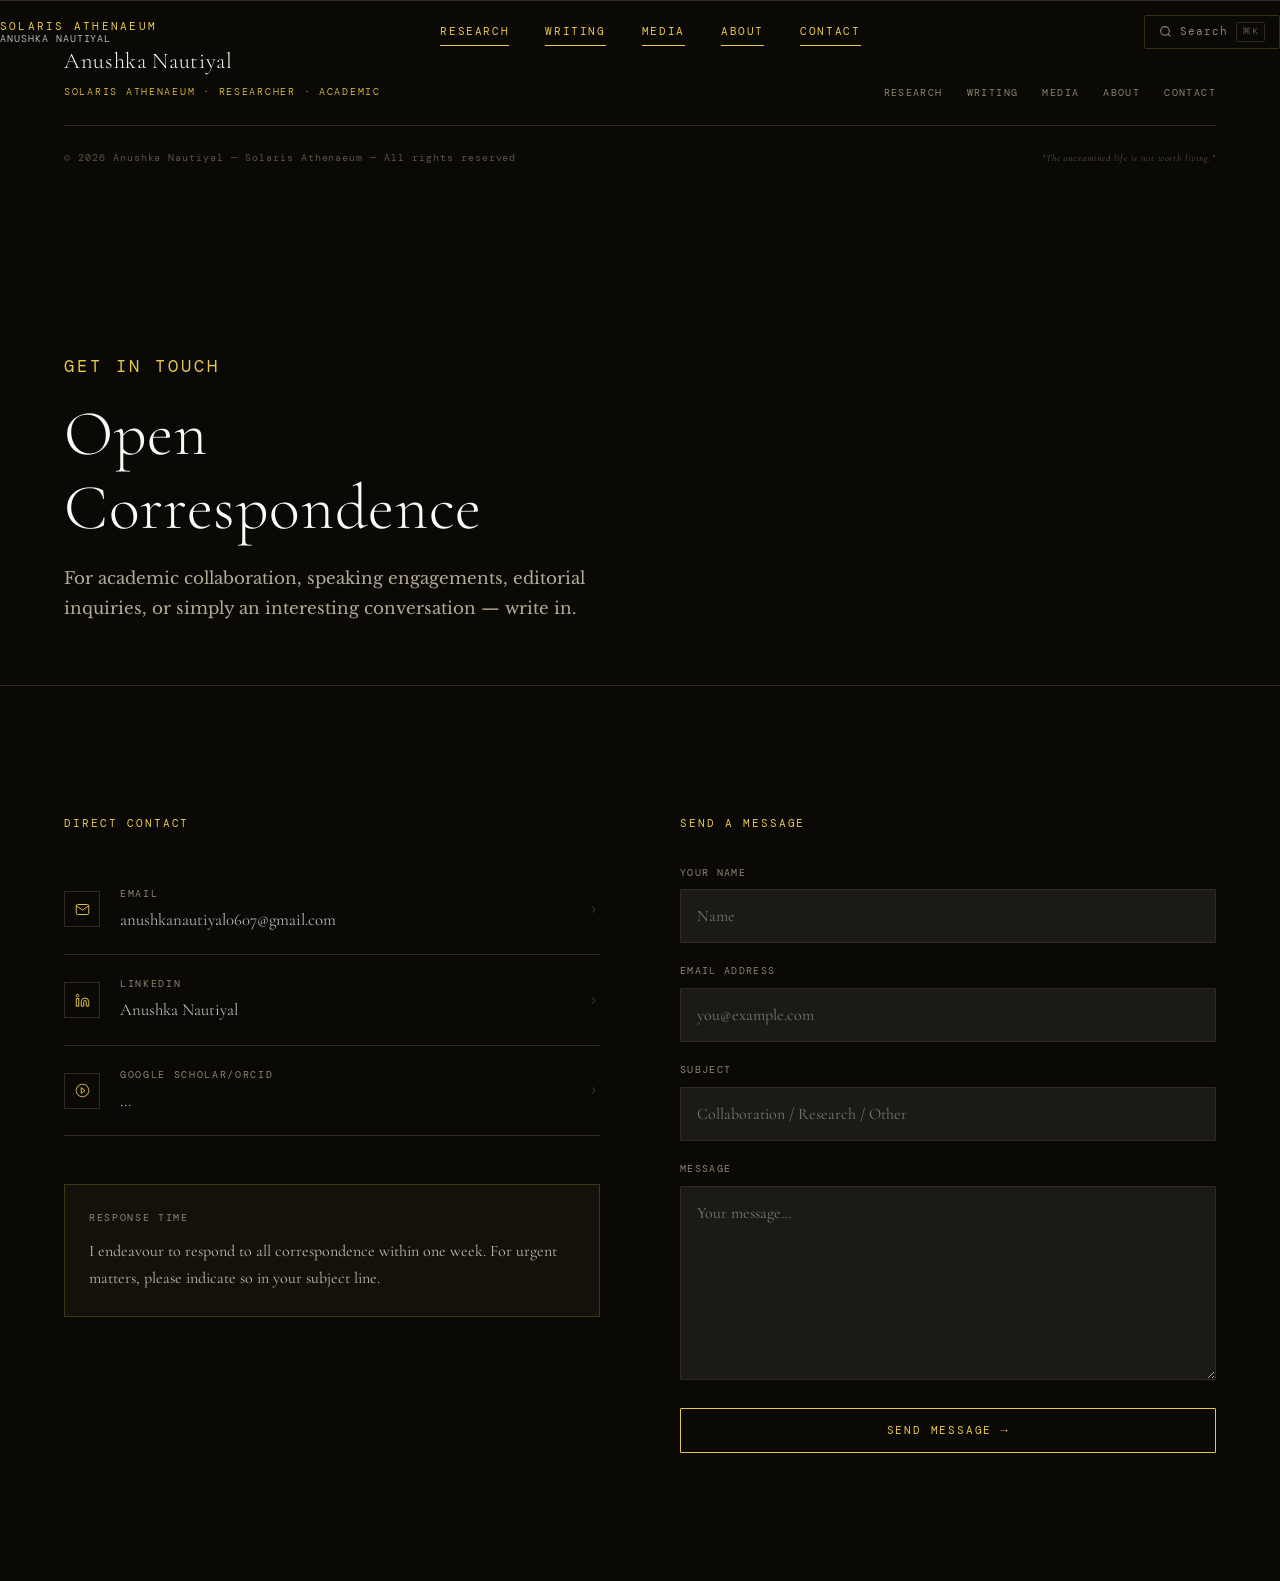
<file: contact/index.html>
<!DOCTYPE html>
<html lang="en" data-depth="1">
<head>
  <meta charset="UTF-8"/>
  <meta name="viewport" content="width=device-width, initial-scale=1.0"/>
  <title>Contact — Anushka Nautiyal</title>
  <link rel="stylesheet" href="../css/style.css"/>
  <link rel="stylesheet" href="../css/animations.css"/>
  <link rel="stylesheet" href="../css/responsive.css"/>
</head>
<body>
<script src="../js/components.js"></script>

<div class="page-hero page-transition">
  <div class="container">
    <p class="label">Get in Touch</p>
    <h1>Open<br>Correspondence</h1>
    <p>For academic collaboration, speaking engagements, editorial
       inquiries, or simply an interesting conversation — write in.</p>
  </div>
</div>

<section class="section">
  <div class="container">
    <div style="display:grid;grid-template-columns:1fr 1fr;gap:80px;align-items:start">

      <!-- Left: contact methods -->
      <div>
        <p class="label reveal" style="margin-bottom:32px">Direct Contact</p>

        <div class="reveal" style="display:flex;flex-direction:column;gap:0">

          <a href="mailto:anushkanautiyal0607@gmail.com" style="display:flex;gap:20px;align-items:center;padding:20px 0;border-bottom:1px solid var(--ash);text-decoration:none;transition:all 0.2s" onmouseenter="this.querySelector('.contact-label').style.color='var(--gold)'" onmouseleave="this.querySelector('.contact-label').style.color=''">
            <div style="width:36px;height:36px;border:1px solid var(--ash);display:flex;align-items:center;justify-content:center;flex-shrink:0">
              <svg xmlns="http://www.w3.org/2000/svg" width="15" height="15" viewBox="0 0 24 24" fill="none" stroke="currentColor" stroke-width="1.5" style="color:var(--gold)"><path d="M4 4h16c1.1 0 2 .9 2 2v12c0 1.1-.9 2-2 2H4c-1.1 0-2-.9-2-2V6c0-1.1.9-2 2-2z"/><polyline points="22,6 12,13 2,6"/></svg>
            </div>
            <div>
              <div class="label-muted contact-label" style="transition:color 0.2s;margin-bottom:2px">Email</div>
              <div style="font-family:var(--ff-serif);font-size:1.05rem;color:var(--off-white)">anushkanautiyal0607@gmail.com</div>
            </div>
            <svg xmlns="http://www.w3.org/2000/svg" width="13" height="13" viewBox="0 0 24 24" fill="none" stroke="currentColor" stroke-width="1.5" style="color:var(--dust);margin-left:auto"><polyline points="9 18 15 12 9 6"/></svg>
          </a>

          <a href="https://www.linkedin.com/in/anushka-nautiyal-65850b373/" style="display:flex;gap:20px;align-items:center;padding:20px 0;border-bottom:1px solid var(--ash);text-decoration:none;transition:all 0.2s" onmouseenter="this.querySelector('.contact-label').style.color='var(--gold)'" onmouseleave="this.querySelector('.contact-label').style.color=''">
            <div style="width:36px;height:36px;border:1px solid var(--ash);display:flex;align-items:center;justify-content:center;flex-shrink:0">
              <svg xmlns="http://www.w3.org/2000/svg" width="15" height="15" viewBox="0 0 24 24" fill="none" stroke="currentColor" stroke-width="1.5" style="color:var(--gold)"><path d="M16 8a6 6 0 0 1 6 6v7h-4v-7a2 2 0 0 0-2-2 2 2 0 0 0-2 2v7h-4v-7a6 6 0 0 1 6-6z"/><rect x="2" y="9" width="4" height="12"/><circle cx="4" cy="4" r="2"/></svg>
            </div>
            <div>
              <div class="label-muted contact-label" style="transition:color 0.2s;margin-bottom:2px">LinkedIn</div>
              <div style="font-family:var(--ff-serif);font-size:1.05rem;color:var(--off-white)">Anushka Nautiyal</div>
            </div>
            <svg xmlns="http://www.w3.org/2000/svg" width="13" height="13" viewBox="0 0 24 24" fill="none" stroke="currentColor" stroke-width="1.5" style="color:var(--dust);margin-left:auto"><polyline points="9 18 15 12 9 6"/></svg>
          </a>

          <a href="#" style="display:flex;gap:20px;align-items:center;padding:20px 0;border-bottom:1px solid var(--ash);text-decoration:none;transition:all 0.2s" onmouseenter="this.querySelector('.contact-label').style.color='var(--gold)'" onmouseleave="this.querySelector('.contact-label').style.color=''">
            <div style="width:36px;height:36px;border:1px solid var(--ash);display:flex;align-items:center;justify-content:center;flex-shrink:0">
              <svg xmlns="http://www.w3.org/2000/svg" width="15" height="15" viewBox="0 0 24 24" fill="none" stroke="currentColor" stroke-width="1.5" style="color:var(--gold)"><path d="M12 2C6.48 2 2 6.48 2 12s4.48 10 10 10c5.51 0 10-4.48 10-10S17.51 2 12 2zm-2 14.5v-9l6 4.5-6 4.5z"/></svg>
            </div>
            <div>
              <div class="label-muted contact-label" style="transition:color 0.2s;margin-bottom:2px">Google Scholar/ORCID</div>
              <div style="font-family:var(--ff-serif);font-size:1.05rem;color:var(--off-white)">...</div>
            </div>
            <svg xmlns="http://www.w3.org/2000/svg" width="13" height="13" viewBox="0 0 24 24" fill="none" stroke="currentColor" stroke-width="1.5" style="color:var(--dust);margin-left:auto"><polyline points="9 18 15 12 9 6"/></svg>
          </a>

        </div>

        <div class="reveal" style="margin-top:48px;padding:24px;border:1px solid rgba(232,200,74,0.2);background:rgba(232,200,74,0.04)">
          <p class="label-muted" style="margin-bottom:10px">Response time</p>
          <p style="font-family:var(--ff-serif);font-size:1rem;color:var(--off-white);line-height:1.7">
            I endeavour to respond to all correspondence within one week.
            For urgent matters, please indicate so in your subject line.
          </p>
        </div>
      </div>

      <!-- Right: contact form -->
      <div>
        <p class="label reveal" style="margin-bottom:32px">Send a Message</p>
        <div class="reveal" id="contact-form">

          <div style="display:flex;flex-direction:column;gap:20px">

            <div>
              <label style="font-family:var(--ff-mono);font-size:0.6rem;letter-spacing:0.14em;text-transform:uppercase;color:var(--mist);display:block;margin-bottom:8px">
                Your Name
              </label>
              <input type="text" id="cf-name" placeholder="Name" style="width:100%;background:var(--smoke);border:1px solid var(--ash);padding:12px 16px;color:var(--white);font-family:var(--ff-serif);font-size:1rem;border-radius:1px;transition:border-color 0.2s;caret-color:var(--gold)" onfocus="this.style.borderColor='rgba(232,200,74,0.5)'" onblur="this.style.borderColor='var(--ash)'"/>
            </div>

            <div>
              <label style="font-family:var(--ff-mono);font-size:0.6rem;letter-spacing:0.14em;text-transform:uppercase;color:var(--mist);display:block;margin-bottom:8px">
                Email Address
              </label>
              <input type="email" id="cf-email" placeholder="you@example.com" style="width:100%;background:var(--smoke);border:1px solid var(--ash);padding:12px 16px;color:var(--white);font-family:var(--ff-serif);font-size:1rem;border-radius:1px;transition:border-color 0.2s;caret-color:var(--gold)" onfocus="this.style.borderColor='rgba(232,200,74,0.5)'" onblur="this.style.borderColor='var(--ash)'"/>
            </div>

            <div>
              <label style="font-family:var(--ff-mono);font-size:0.6rem;letter-spacing:0.14em;text-transform:uppercase;color:var(--mist);display:block;margin-bottom:8px">
                Subject
              </label>
              <input type="text" id="cf-subject" placeholder="Collaboration / Research / Other" style="width:100%;background:var(--smoke);border:1px solid var(--ash);padding:12px 16px;color:var(--white);font-family:var(--ff-serif);font-size:1rem;border-radius:1px;transition:border-color 0.2s;caret-color:var(--gold)" onfocus="this.style.borderColor='rgba(232,200,74,0.5)'" onblur="this.style.borderColor='var(--ash)'"/>
            </div>

            <div>
              <label style="font-family:var(--ff-mono);font-size:0.6rem;letter-spacing:0.14em;text-transform:uppercase;color:var(--mist);display:block;margin-bottom:8px">
                Message
              </label>
              <textarea id="cf-message" rows="6" placeholder="Your message…" style="width:100%;background:var(--smoke);border:1px solid var(--ash);padding:12px 16px;color:var(--white);font-family:var(--ff-serif);font-size:1rem;border-radius:1px;transition:border-color 0.2s;caret-color:var(--gold);resize:vertical" onfocus="this.style.borderColor='rgba(232,200,74,0.5)'" onblur="this.style.borderColor='var(--ash)'"></textarea>
            </div>

            <button onclick="submitContactForm()" class="btn btn-gold" style="justify-content:center;width:100%">
              Send Message →
            </button>

            <p id="cf-status" style="font-family:var(--ff-mono);font-size:0.65rem;text-align:center;display:none"></p>
          </div>
        </div>
      </div>

    </div>
  </div>
</section>

<script src="../js/main.js"></script>
<script>
/* Contact form — wire up to Formspree, Netlify Forms, or your backend */
function submitContactForm() {
  const name    = document.getElementById('cf-name').value.trim();
  const email   = document.getElementById('cf-email').value.trim();
  const subject = document.getElementById('cf-subject').value.trim();
  const message = document.getElementById('cf-message').value.trim();
  const status  = document.getElementById('cf-status');

  if (!name || !email || !message) {
    status.style.display = 'block';
    status.style.color = 'var(--gold)';
    status.textContent = 'Please fill in all required fields.';
    return;
  }

  /* Replace this block with your form backend (Formspree, EmailJS, etc.) */
  const mailto = `mailto:email@example.com?subject=${encodeURIComponent(subject || 'Portfolio Inquiry')}&body=${encodeURIComponent(`Name: ${name}\nEmail: ${email}\n\n${message}`)}`;
  window.location.href = mailto;
}
</script>
</body>
</html>
</file>
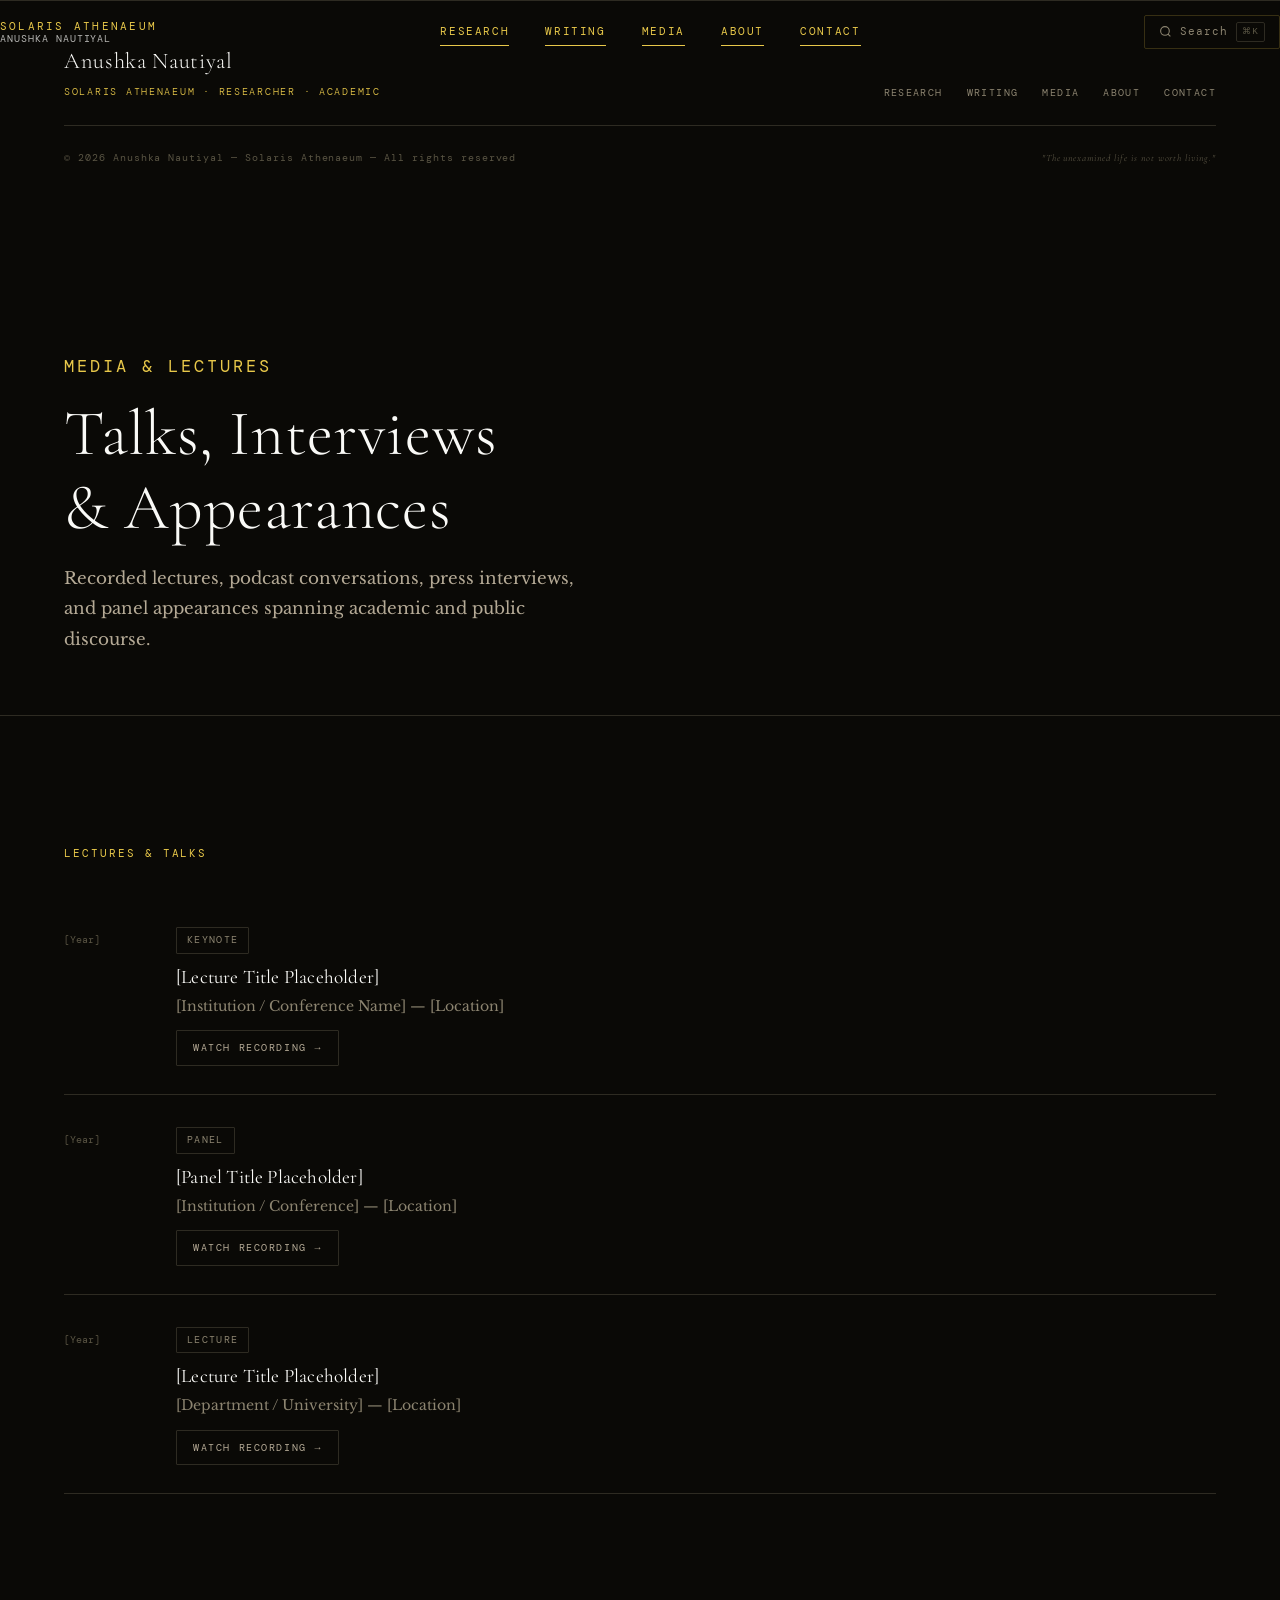
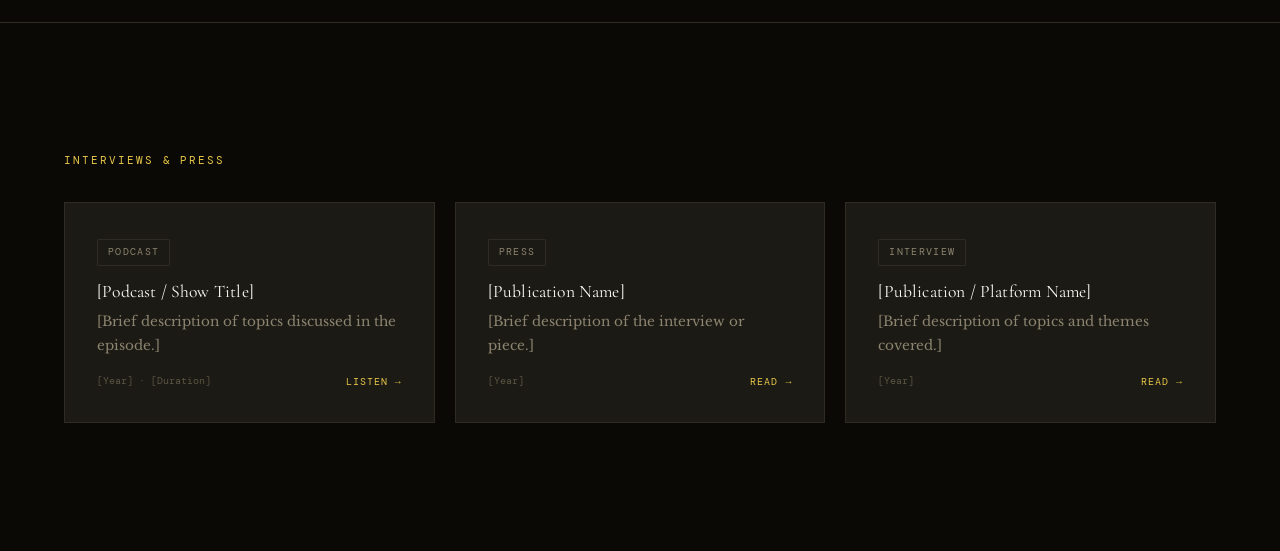
<file: media/index.html>
<!DOCTYPE html>
<html lang="en" data-depth="1">
<head>
  <meta charset="UTF-8"/>
  <meta name="viewport" content="width=device-width, initial-scale=1.0"/>
  <title>Media &amp; Lectures — [Scholar Name]</title>
  <link rel="stylesheet" href="../css/style.css"/>
  <link rel="stylesheet" href="../css/animations.css"/>
  <link rel="stylesheet" href="../css/responsive.css"/>
</head>
<body>
<script src="../js/components.js"></script>

<div class="page-hero page-transition">
  <div class="container">
    <p class="label">Media &amp; Lectures</p>
    <h1>Talks, Interviews<br>&amp; Appearances</h1>
    <p>Recorded lectures, podcast conversations, press interviews,
       and panel appearances spanning academic and public discourse.</p>
  </div>
</div>

<!-- LECTURES -->
<!-- ============================================================
  HOW TO ADD MEDIA:
  Copy a media card, update: title, venue, date, link, type tag.
  ============================================================ -->
<section class="section">
  <div class="container">
    <p class="label reveal" style="margin-bottom:32px">Lectures &amp; Talks</p>
    <div style="display:flex;flex-direction:column;gap:0">

      <div class="reveal" style="display:flex;gap:32px;padding:28px 0;border-bottom:1px solid var(--ash);align-items:flex-start">
        <div style="min-width:80px;flex-shrink:0">
          <span style="font-family:var(--ff-mono);font-size:0.6rem;color:var(--dust)">[Year]</span>
        </div>
        <div style="flex:1">
          <span class="tag" style="margin-bottom:12px;display:inline-block">Keynote</span>
          <h4 style="font-family:var(--ff-serif);font-size:1.2rem;font-weight:400;color:var(--white);margin-bottom:6px">
            [Lecture Title Placeholder]
          </h4>
          <p style="font-size:0.88rem;color:var(--mist);margin-bottom:12px">[Institution / Conference Name] — [Location]</p>
          <a href="#" class="btn btn-ghost" style="padding:8px 16px;font-size:0.62rem">Watch Recording →</a>
        </div>
      </div>

      <div class="reveal" style="display:flex;gap:32px;padding:28px 0;border-bottom:1px solid var(--ash);align-items:flex-start">
        <div style="min-width:80px;flex-shrink:0">
          <span style="font-family:var(--ff-mono);font-size:0.6rem;color:var(--dust)">[Year]</span>
        </div>
        <div style="flex:1">
          <span class="tag" style="margin-bottom:12px;display:inline-block">Panel</span>
          <h4 style="font-family:var(--ff-serif);font-size:1.2rem;font-weight:400;color:var(--white);margin-bottom:6px">
            [Panel Title Placeholder]
          </h4>
          <p style="font-size:0.88rem;color:var(--mist);margin-bottom:12px">[Institution / Conference] — [Location]</p>
          <a href="#" class="btn btn-ghost" style="padding:8px 16px;font-size:0.62rem">Watch Recording →</a>
        </div>
      </div>

      <div class="reveal" style="display:flex;gap:32px;padding:28px 0;border-bottom:1px solid var(--ash);align-items:flex-start">
        <div style="min-width:80px;flex-shrink:0">
          <span style="font-family:var(--ff-mono);font-size:0.6rem;color:var(--dust)">[Year]</span>
        </div>
        <div style="flex:1">
          <span class="tag" style="margin-bottom:12px;display:inline-block">Lecture</span>
          <h4 style="font-family:var(--ff-serif);font-size:1.2rem;font-weight:400;color:var(--white);margin-bottom:6px">
            [Lecture Title Placeholder]
          </h4>
          <p style="font-size:0.88rem;color:var(--mist);margin-bottom:12px">[Department / University] — [Location]</p>
          <a href="#" class="btn btn-ghost" style="padding:8px 16px;font-size:0.62rem">Watch Recording →</a>
        </div>
      </div>

    </div>
  </div>
</section>

<!-- INTERVIEWS -->
<section class="section" style="border-top:1px solid var(--ash)">
  <div class="container">
    <p class="label reveal" style="margin-bottom:32px">Interviews &amp; Press</p>
    <div style="display:grid;grid-template-columns:repeat(auto-fit,minmax(280px,1fr));gap:20px">

      <div class="card reveal">
        <span class="tag" style="margin-bottom:16px;display:inline-block">Podcast</span>
        <h4 style="font-family:var(--ff-serif);font-size:1.1rem;font-weight:400;color:var(--white);margin-bottom:8px">
          [Podcast / Show Title]
        </h4>
        <p style="font-size:0.85rem;color:var(--mist);margin-bottom:16px;line-height:1.7">
          [Brief description of topics discussed in the episode.]
        </p>
        <div style="display:flex;justify-content:space-between;align-items:center">
          <span style="font-family:var(--ff-mono);font-size:0.6rem;color:var(--dust)">[Year] · [Duration]</span>
          <a href="#" style="font-family:var(--ff-mono);font-size:0.62rem;letter-spacing:0.1em;text-transform:uppercase;color:var(--gold)">Listen →</a>
        </div>
      </div>

      <div class="card reveal">
        <span class="tag" style="margin-bottom:16px;display:inline-block">Press</span>
        <h4 style="font-family:var(--ff-serif);font-size:1.1rem;font-weight:400;color:var(--white);margin-bottom:8px">
          [Publication Name]
        </h4>
        <p style="font-size:0.85rem;color:var(--mist);margin-bottom:16px;line-height:1.7">
          [Brief description of the interview or piece.]
        </p>
        <div style="display:flex;justify-content:space-between;align-items:center">
          <span style="font-family:var(--ff-mono);font-size:0.6rem;color:var(--dust)">[Year]</span>
          <a href="#" style="font-family:var(--ff-mono);font-size:0.62rem;letter-spacing:0.1em;text-transform:uppercase;color:var(--gold)">Read →</a>
        </div>
      </div>

      <div class="card reveal">
        <span class="tag" style="margin-bottom:16px;display:inline-block">Interview</span>
        <h4 style="font-family:var(--ff-serif);font-size:1.1rem;font-weight:400;color:var(--white);margin-bottom:8px">
          [Publication / Platform Name]
        </h4>
        <p style="font-size:0.85rem;color:var(--mist);margin-bottom:16px;line-height:1.7">
          [Brief description of topics and themes covered.]
        </p>
        <div style="display:flex;justify-content:space-between;align-items:center">
          <span style="font-family:var(--ff-mono);font-size:0.6rem;color:var(--dust)">[Year]</span>
          <a href="#" style="font-family:var(--ff-mono);font-size:0.62rem;letter-spacing:0.1em;text-transform:uppercase;color:var(--gold)">Read →</a>
        </div>
      </div>

    </div>
  </div>
</section>

<script src="../js/main.js"></script>
</body>
</html>
</file>
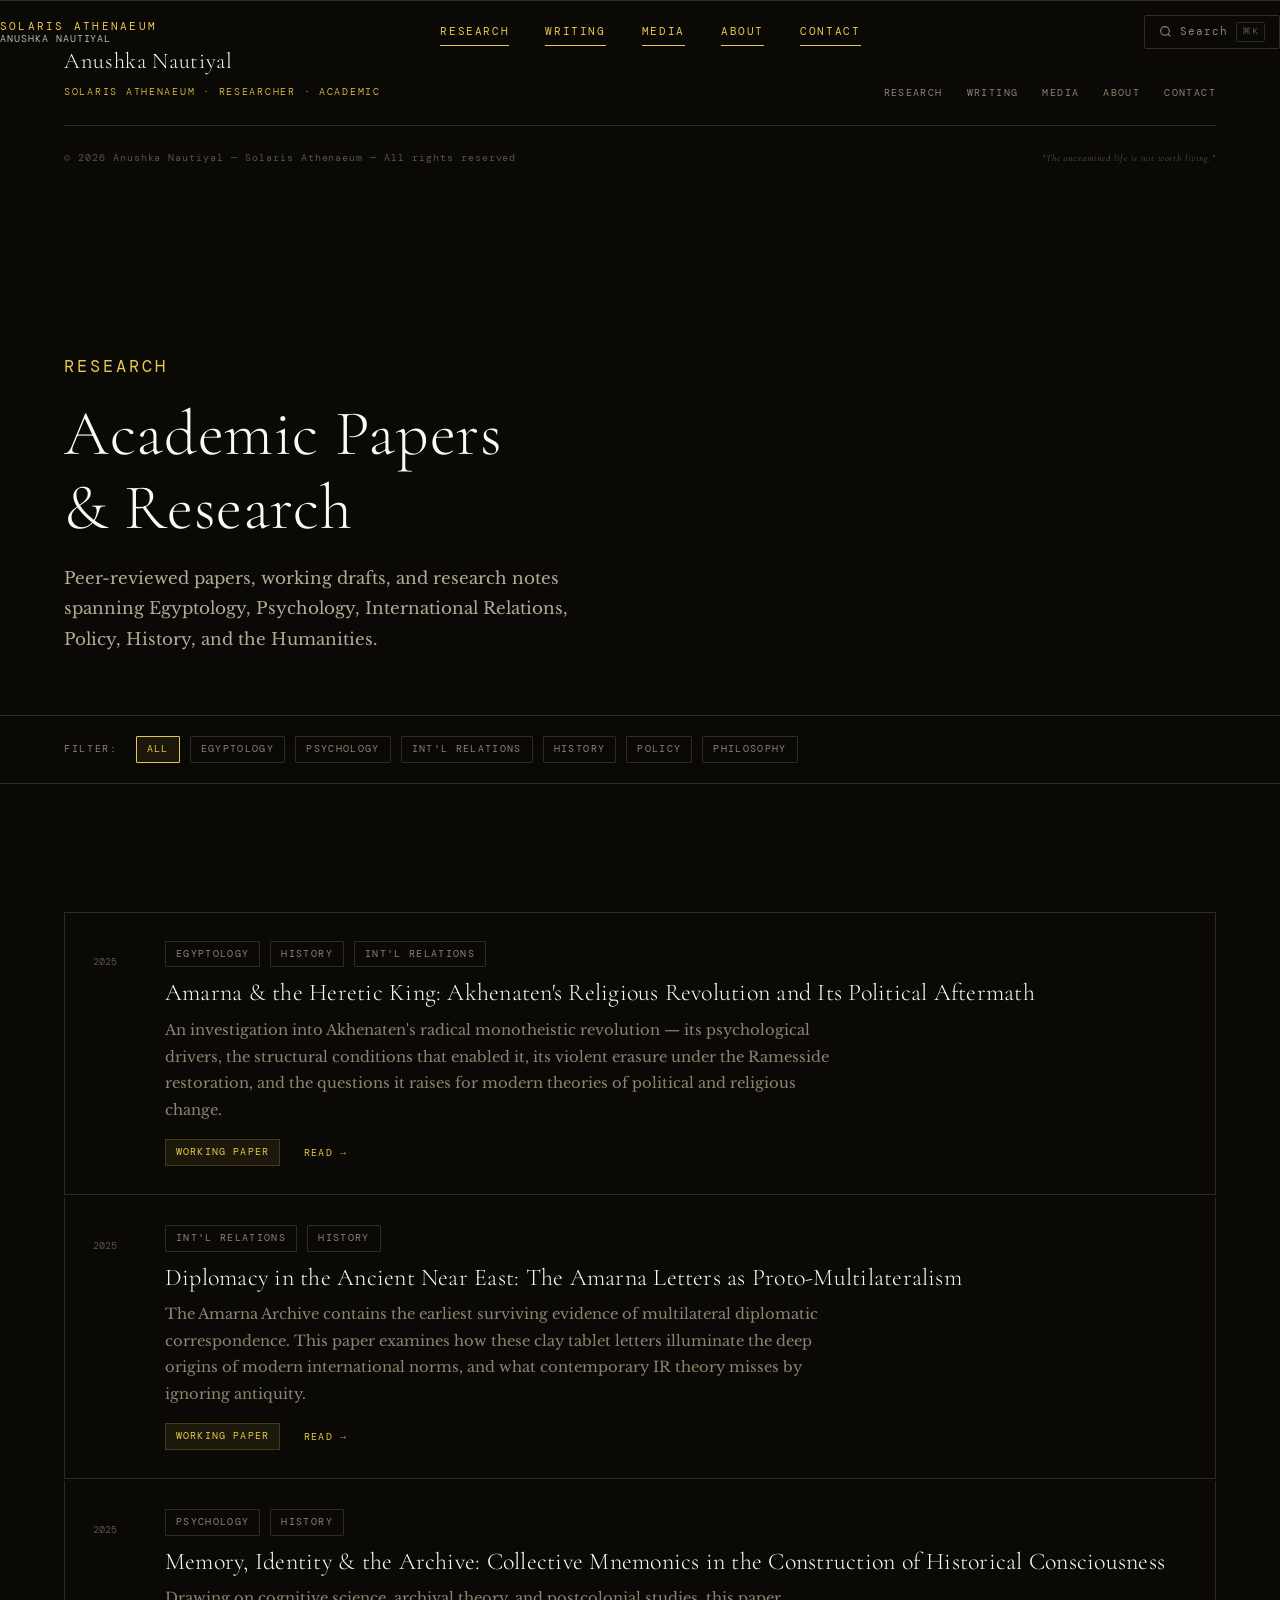
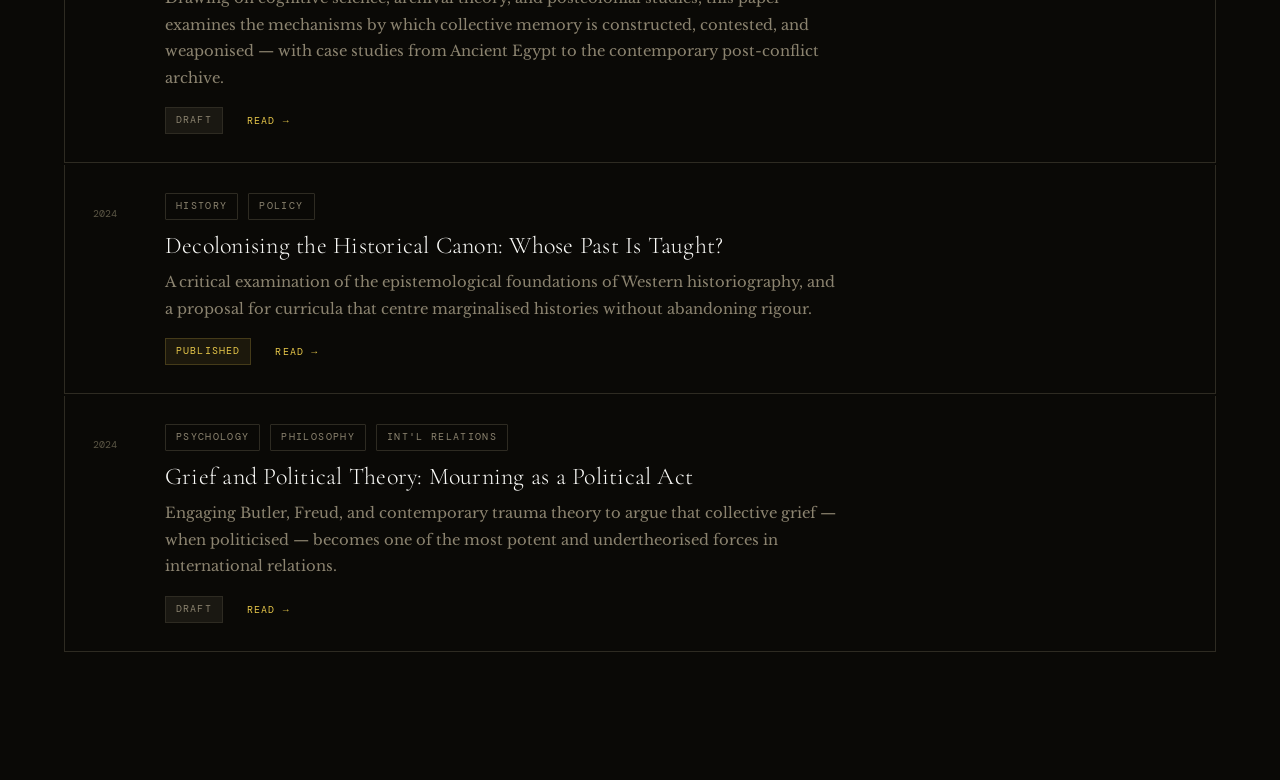
<file: research/index.html>
<!DOCTYPE html>
<html lang="en" data-depth="1">
<head>
  <meta charset="UTF-8"/>
  <meta name="viewport" content="width=device-width, initial-scale=1.0"/>
  <title>Research — [Scholar Name]</title>
  <link rel="stylesheet" href="../css/style.css"/>
  <link rel="stylesheet" href="../css/animations.css"/>
  <link rel="stylesheet" href="../css/responsive.css"/>
</head>
<body>
<script src="../js/components.js"></script>

<!-- PAGE HERO -->
<div class="page-hero page-transition">
  <div class="container">
    <p class="label">Research</p>
    <h1>Academic Papers<br>&amp; Research</h1>
    <p>
      Peer-reviewed papers, working drafts, and research notes spanning
      Egyptology, Psychology, International Relations, Policy, History,
      and the Humanities.
    </p>
  </div>
</div>

<!-- FILTER BAR -->
<div style="border-bottom:1px solid var(--ash);padding-block:20px;position:sticky;top:var(--nav-h);background:rgba(10,9,6,0.95);backdrop-filter:blur(16px);z-index:100">
  <div class="container">
    <div style="display:flex;gap:10px;flex-wrap:wrap;align-items:center">
      <span class="label-muted" style="margin-right:8px">Filter:</span>
      <button class="tag active" data-filter="all" onclick="filterResearch(this,'all')">All</button>
      <button class="tag" data-filter="egyptology" onclick="filterResearch(this,'egyptology')">Egyptology</button>
      <button class="tag" data-filter="psychology" onclick="filterResearch(this,'psychology')">Psychology</button>
      <button class="tag" data-filter="ir" onclick="filterResearch(this,'ir')">Int'l Relations</button>
      <button class="tag" data-filter="history" onclick="filterResearch(this,'history')">History</button>
      <button class="tag" data-filter="policy" onclick="filterResearch(this,'policy')">Policy</button>
      <button class="tag" data-filter="philosophy" onclick="filterResearch(this,'philosophy')">Philosophy</button>
    </div>
  </div>
</div>

<!-- RESEARCH GRID -->
<!-- ============================================================
  HOW TO ADD NEW RESEARCH:
  Copy a .research-item div below, update:
    - data-tags="tag1 tag2"   (must match filter buttons)
    - Title, abstract, year, status
  ============================================================ -->
<section class="section">
  <div class="container">
    <div id="research-grid" style="display:flex;flex-direction:column;gap:2px">

      <!-- ITEM — easily duplicated for new papers -->
      <div class="research-item reveal" data-tags="egyptology history ir">
        <div style="display:flex;gap:32px;padding:28px;border:1px solid var(--ash);transition:all 0.3s;cursor:pointer" onmouseenter="this.style.borderColor='rgba(232,200,74,0.3)'" onmouseleave="this.style.borderColor='var(--ash)'">
          <div style="min-width:40px;padding-top:4px">
            <span style="font-family:var(--ff-mono);font-size:0.62rem;color:var(--dust)">2025</span>
          </div>
          <div style="flex:1">
            <div style="display:flex;gap:10px;flex-wrap:wrap;margin-bottom:12px">
              <span class="tag">Egyptology</span>
              <span class="tag">History</span>
              <span class="tag">Int'l Relations</span>
            </div>
            <h3 style="font-size:1.5rem;margin-bottom:10px;color:var(--white)">
              Amarna &amp; the Heretic King: Akhenaten's Religious Revolution and Its Political Aftermath
            </h3>
            <p style="font-size:0.92rem;line-height:1.8;color:var(--mist);max-width:680px;margin-bottom:16px">
              An investigation into Akhenaten's radical monotheistic revolution — its
              psychological drivers, the structural conditions that enabled it, its violent
              erasure under the Ramesside restoration, and the questions it raises for
              modern theories of political and religious change.
            </p>
            <div style="display:flex;align-items:center;gap:24px;flex-wrap:wrap">
              <span style="font-family:var(--ff-mono);font-size:0.6rem;letter-spacing:0.12em;text-transform:uppercase;color:var(--gold);background:rgba(232,200,74,0.08);padding:4px 10px;border:1px solid rgba(232,200,74,0.2)">
                Working Paper
              </span>
              <a href="#" style="font-family:var(--ff-mono);font-size:0.62rem;letter-spacing:0.12em;text-transform:uppercase;color:var(--gold);transition:opacity 0.2s" onmouseenter="this.style.opacity='0.7'" onmouseleave="this.style.opacity='1'">
                Read →
              </a>
            </div>
          </div>
        </div>
      </div>

      <div class="research-item reveal" data-tags="ir history policy">
        <div style="display:flex;gap:32px;padding:28px;border:1px solid var(--ash);border-top:none;transition:all 0.3s;cursor:pointer" onmouseenter="this.style.borderColor='rgba(232,200,74,0.3)'" onmouseleave="this.style.borderColor='var(--ash)'">
          <div style="min-width:40px;padding-top:4px">
            <span style="font-family:var(--ff-mono);font-size:0.62rem;color:var(--dust)">2025</span>
          </div>
          <div style="flex:1">
            <div style="display:flex;gap:10px;flex-wrap:wrap;margin-bottom:12px">
              <span class="tag">Int'l Relations</span>
              <span class="tag">History</span>
            </div>
            <h3 style="font-size:1.5rem;margin-bottom:10px;color:var(--white)">
              Diplomacy in the Ancient Near East: The Amarna Letters as Proto-Multilateralism
            </h3>
            <p style="font-size:0.92rem;line-height:1.8;color:var(--mist);max-width:680px;margin-bottom:16px">
              The Amarna Archive contains the earliest surviving evidence of multilateral
              diplomatic correspondence. This paper examines how these clay tablet letters
              illuminate the deep origins of modern international norms, and what contemporary
              IR theory misses by ignoring antiquity.
            </p>
            <div style="display:flex;align-items:center;gap:24px;flex-wrap:wrap">
              <span style="font-family:var(--ff-mono);font-size:0.6rem;letter-spacing:0.12em;text-transform:uppercase;color:var(--gold);background:rgba(232,200,74,0.08);padding:4px 10px;border:1px solid rgba(232,200,74,0.2)">
                Working Paper
              </span>
              <a href="#" style="font-family:var(--ff-mono);font-size:0.62rem;letter-spacing:0.12em;text-transform:uppercase;color:var(--gold);transition:opacity 0.2s">Read →</a>
            </div>
          </div>
        </div>
      </div>

      <div class="research-item reveal" data-tags="psychology history">
        <div style="display:flex;gap:32px;padding:28px;border:1px solid var(--ash);border-top:none;transition:all 0.3s;cursor:pointer" onmouseenter="this.style.borderColor='rgba(232,200,74,0.3)'" onmouseleave="this.style.borderColor='var(--ash)'">
          <div style="min-width:40px;padding-top:4px">
            <span style="font-family:var(--ff-mono);font-size:0.62rem;color:var(--dust)">2025</span>
          </div>
          <div style="flex:1">
            <div style="display:flex;gap:10px;flex-wrap:wrap;margin-bottom:12px">
              <span class="tag">Psychology</span>
              <span class="tag">History</span>
            </div>
            <h3 style="font-size:1.5rem;margin-bottom:10px;color:var(--white)">
              Memory, Identity &amp; the Archive: Collective Mnemonics in the Construction of Historical Consciousness
            </h3>
            <p style="font-size:0.92rem;line-height:1.8;color:var(--mist);max-width:680px;margin-bottom:16px">
              Drawing on cognitive science, archival theory, and postcolonial studies,
              this paper examines the mechanisms by which collective memory is constructed,
              contested, and weaponised — with case studies from Ancient Egypt to the
              contemporary post-conflict archive.
            </p>
            <div style="display:flex;align-items:center;gap:24px;flex-wrap:wrap">
              <span style="font-family:var(--ff-mono);font-size:0.6rem;letter-spacing:0.12em;text-transform:uppercase;color:var(--mist);background:rgba(90,85,68,0.2);padding:4px 10px;border:1px solid var(--ash)">
                Draft
              </span>
              <a href="#" style="font-family:var(--ff-mono);font-size:0.62rem;letter-spacing:0.12em;text-transform:uppercase;color:var(--gold);transition:opacity 0.2s">Read →</a>
            </div>
          </div>
        </div>
      </div>

      <div class="research-item reveal" data-tags="history policy">
        <div style="display:flex;gap:32px;padding:28px;border:1px solid var(--ash);border-top:none;transition:all 0.3s;cursor:pointer" onmouseenter="this.style.borderColor='rgba(232,200,74,0.3)'" onmouseleave="this.style.borderColor='var(--ash)'">
          <div style="min-width:40px;padding-top:4px">
            <span style="font-family:var(--ff-mono);font-size:0.62rem;color:var(--dust)">2024</span>
          </div>
          <div style="flex:1">
            <div style="display:flex;gap:10px;flex-wrap:wrap;margin-bottom:12px">
              <span class="tag">History</span>
              <span class="tag">Policy</span>
            </div>
            <h3 style="font-size:1.5rem;margin-bottom:10px;color:var(--white)">
              Decolonising the Historical Canon: Whose Past Is Taught?
            </h3>
            <p style="font-size:0.92rem;line-height:1.8;color:var(--mist);max-width:680px;margin-bottom:16px">
              A critical examination of the epistemological foundations of Western
              historiography, and a proposal for curricula that centre marginalised
              histories without abandoning rigour.
            </p>
            <div style="display:flex;align-items:center;gap:24px;flex-wrap:wrap">
              <span style="font-family:var(--ff-mono);font-size:0.6rem;letter-spacing:0.12em;text-transform:uppercase;color:var(--gold);background:rgba(232,200,74,0.08);padding:4px 10px;border:1px solid rgba(232,200,74,0.2)">
                Published
              </span>
              <a href="#" style="font-family:var(--ff-mono);font-size:0.62rem;letter-spacing:0.12em;text-transform:uppercase;color:var(--gold);transition:opacity 0.2s">Read →</a>
            </div>
          </div>
        </div>
      </div>

      <div class="research-item reveal" data-tags="psychology philosophy ir">
        <div style="display:flex;gap:32px;padding:28px;border:1px solid var(--ash);border-top:none;transition:all 0.3s;cursor:pointer" onmouseenter="this.style.borderColor='rgba(232,200,74,0.3)'" onmouseleave="this.style.borderColor='var(--ash)'">
          <div style="min-width:40px;padding-top:4px">
            <span style="font-family:var(--ff-mono);font-size:0.62rem;color:var(--dust)">2024</span>
          </div>
          <div style="flex:1">
            <div style="display:flex;gap:10px;flex-wrap:wrap;margin-bottom:12px">
              <span class="tag">Psychology</span>
              <span class="tag">Philosophy</span>
              <span class="tag">Int'l Relations</span>
            </div>
            <h3 style="font-size:1.5rem;margin-bottom:10px;color:var(--white)">
              Grief and Political Theory: Mourning as a Political Act
            </h3>
            <p style="font-size:0.92rem;line-height:1.8;color:var(--mist);max-width:680px;margin-bottom:16px">
              Engaging Butler, Freud, and contemporary trauma theory to argue that
              collective grief — when politicised — becomes one of the most potent
              and undertheorised forces in international relations.
            </p>
            <div style="display:flex;align-items:center;gap:24px;flex-wrap:wrap">
              <span style="font-family:var(--ff-mono);font-size:0.6rem;letter-spacing:0.12em;text-transform:uppercase;color:var(--mist);background:rgba(90,85,68,0.2);padding:4px 10px;border:1px solid var(--ash)">
                Draft
              </span>
              <a href="#" style="font-family:var(--ff-mono);font-size:0.62rem;letter-spacing:0.12em;text-transform:uppercase;color:var(--gold);transition:opacity 0.2s">Read →</a>
            </div>
          </div>
        </div>
      </div>

    </div>
    <!-- END RESEARCH GRID -->
  </div>
</section>

<script src="../js/main.js"></script>
<script>
function filterResearch(btn, tag) {
  document.querySelectorAll('[data-filter]').forEach(b => b.classList.remove('active'));
  btn.classList.add('active');
  document.querySelectorAll('.research-item').forEach(item => {
    if (tag === 'all' || item.dataset.tags.includes(tag)) {
      item.style.display = '';
    } else {
      item.style.display = 'none';
    }
  });
}
</script>
</body>
</html>
</file>
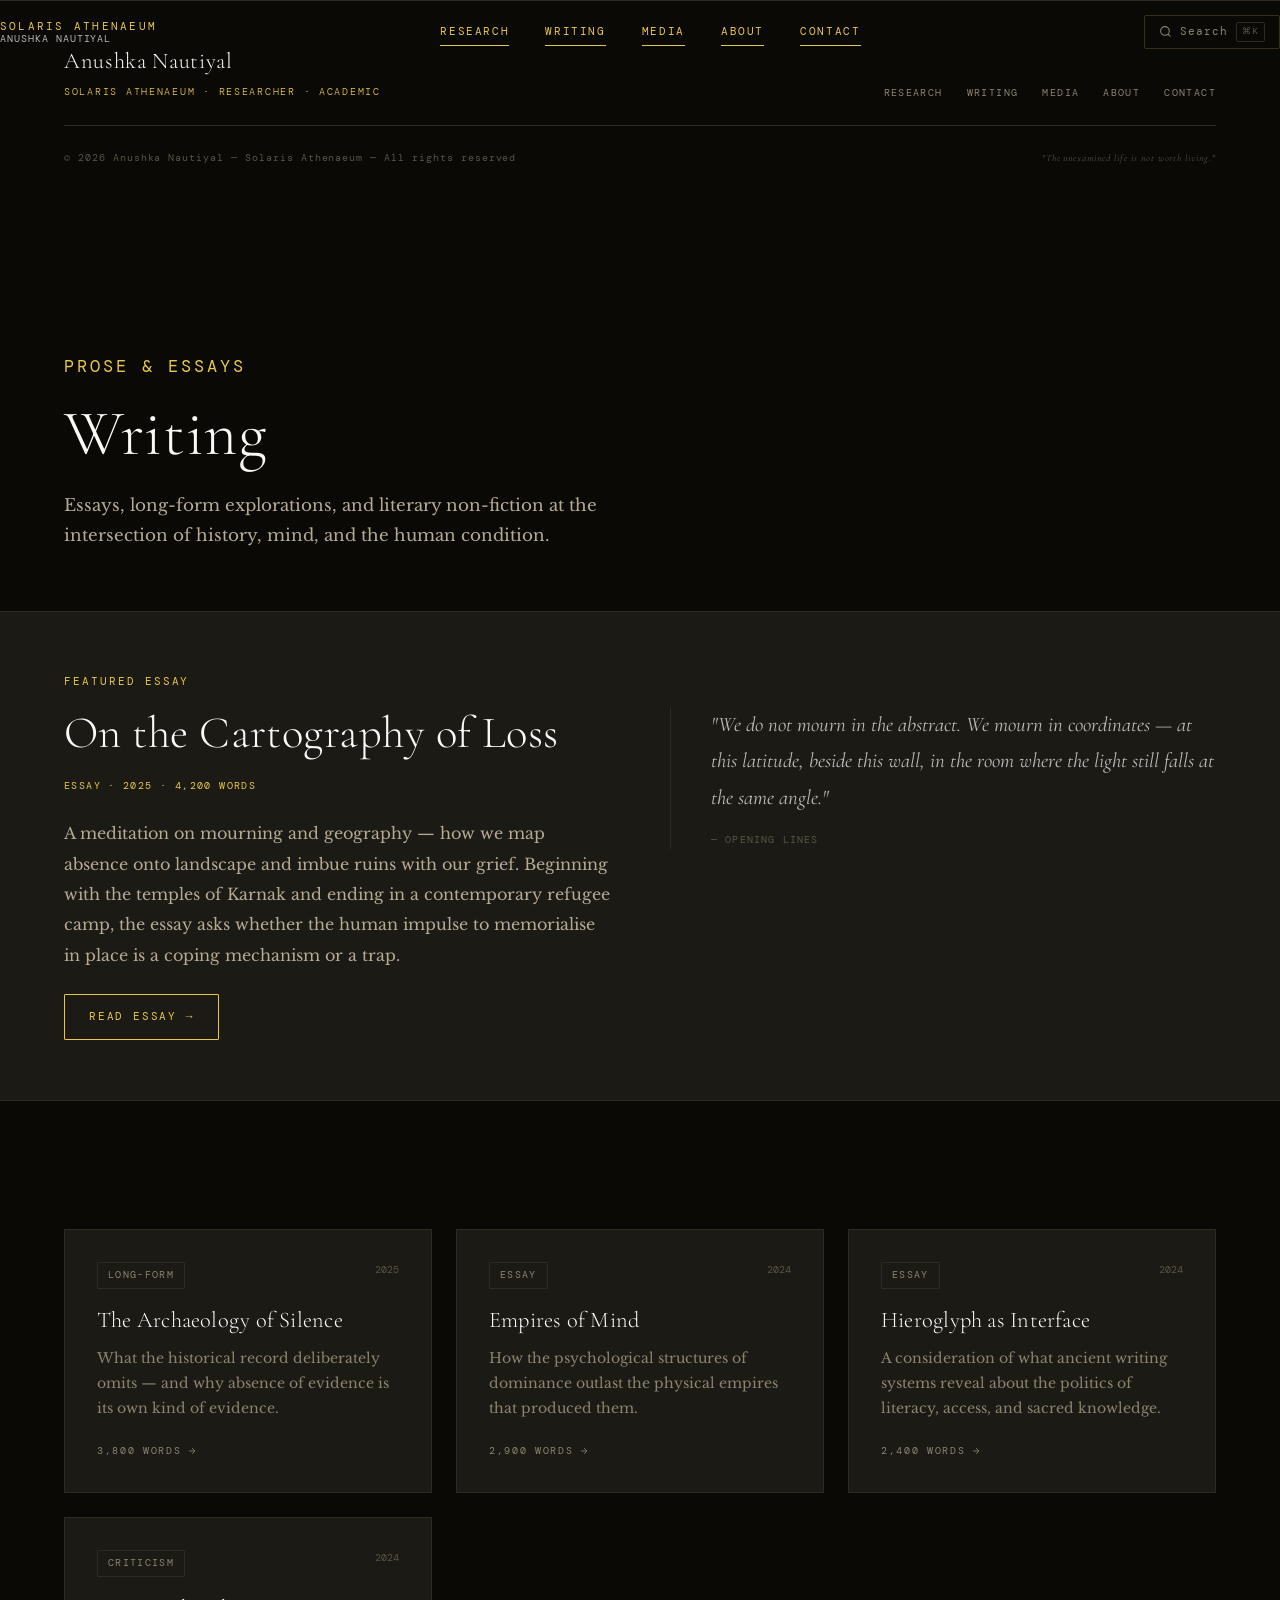
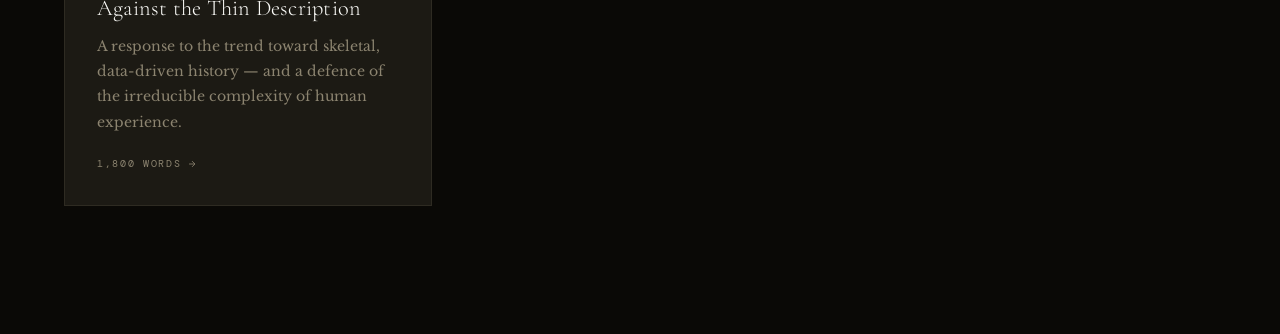
<file: writing/index.html>
<!DOCTYPE html>
<html lang="en" data-depth="1">
<head>
  <meta charset="UTF-8"/>
  <meta name="viewport" content="width=device-width, initial-scale=1.0"/>
  <title>Writing — [Scholar Name]</title>
  <link rel="stylesheet" href="../css/style.css"/>
  <link rel="stylesheet" href="../css/animations.css"/>
  <link rel="stylesheet" href="../css/responsive.css"/>
</head>
<body>
<script src="../js/components.js"></script>

<div class="page-hero page-transition">
  <div class="container">
    <p class="label">Prose &amp; Essays</p>
    <h1>Writing</h1>
    <p>Essays, long-form explorations, and literary non-fiction at
       the intersection of history, mind, and the human condition.</p>
  </div>
</div>

<!-- FEATURED ESSAY -->
<section style="padding-block:60px;border-bottom:1px solid var(--ash);background:var(--smoke)">
  <div class="container">
    <p class="label reveal" style="margin-bottom:16px">Featured Essay</p>
    <div class="reveal" style="display:grid;grid-template-columns:1fr 1fr;gap:60px;align-items:start">
      <div>
        <h2 style="font-size:clamp(1.8rem,3.5vw,3rem);margin-bottom:16px;line-height:1.2">
          On the Cartography of Loss
        </h2>
        <p style="font-family:var(--ff-mono);font-size:0.62rem;letter-spacing:0.14em;text-transform:uppercase;color:var(--gold);margin-bottom:24px">
          Essay · 2025 · 4,200 words
        </p>
        <p style="line-height:1.9;margin-bottom:24px">
          A meditation on mourning and geography — how we map absence onto
          landscape and imbue ruins with our grief. Beginning with the temples
          of Karnak and ending in a contemporary refugee camp, the essay asks
          whether the human impulse to memorialise in place is a coping mechanism
          or a trap.
        </p>
        <a href="#" class="btn btn-gold">Read Essay →</a>
      </div>
      <div style="border-left:1px solid var(--ash);padding-left:40px">
        <p style="font-family:var(--ff-serif);font-size:1.3rem;font-style:italic;line-height:1.75;color:var(--off-white)">
          "We do not mourn in the abstract. We mourn in coordinates —
           at this latitude, beside this wall, in the room where the
           light still falls at the same angle."
        </p>
        <p style="font-family:var(--ff-mono);font-size:0.6rem;letter-spacing:0.12em;text-transform:uppercase;color:var(--dust);margin-top:16px">
          — Opening lines
        </p>
      </div>
    </div>
  </div>
</section>

<!-- ALL WRITING -->
<!-- ============================================================
  HOW TO ADD NEW WRITING:
  Copy a writing card block, update title, category, year, excerpt.
  ============================================================ -->
<section class="section">
  <div class="container">
    <div style="display:grid;grid-template-columns:repeat(auto-fill,minmax(320px,1fr));gap:24px">

      <a href="#" class="card reveal" style="text-decoration:none">
        <div style="display:flex;justify-content:space-between;margin-bottom:16px">
          <span class="tag">Long-form</span>
          <span style="font-family:var(--ff-mono);font-size:0.6rem;color:var(--dust)">2025</span>
        </div>
        <h3 style="font-size:1.4rem;margin-bottom:12px;line-height:1.3">
          The Archaeology of Silence
        </h3>
        <p style="font-size:0.88rem;line-height:1.8;color:var(--mist);margin-bottom:20px">
          What the historical record deliberately omits — and why
          absence of evidence is its own kind of evidence.
        </p>
        <span class="label-muted" style="display:flex;align-items:center;gap:6px">
          3,800 words
          <svg xmlns="http://www.w3.org/2000/svg" width="10" height="10" viewBox="0 0 24 24" fill="none" stroke="currentColor" stroke-width="2"><line x1="5" y1="12" x2="19" y2="12"/><polyline points="12 5 19 12 12 19"/></svg>
        </span>
      </a>

      <a href="#" class="card reveal" style="text-decoration:none">
        <div style="display:flex;justify-content:space-between;margin-bottom:16px">
          <span class="tag">Essay</span>
          <span style="font-family:var(--ff-mono);font-size:0.6rem;color:var(--dust)">2024</span>
        </div>
        <h3 style="font-size:1.4rem;margin-bottom:12px;line-height:1.3">
          Empires of Mind
        </h3>
        <p style="font-size:0.88rem;line-height:1.8;color:var(--mist);margin-bottom:20px">
          How the psychological structures of dominance outlast
          the physical empires that produced them.
        </p>
        <span class="label-muted" style="display:flex;align-items:center;gap:6px">
          2,900 words
          <svg xmlns="http://www.w3.org/2000/svg" width="10" height="10" viewBox="0 0 24 24" fill="none" stroke="currentColor" stroke-width="2"><line x1="5" y1="12" x2="19" y2="12"/><polyline points="12 5 19 12 12 19"/></svg>
        </span>
      </a>

      <a href="#" class="card reveal" style="text-decoration:none">
        <div style="display:flex;justify-content:space-between;margin-bottom:16px">
          <span class="tag">Essay</span>
          <span style="font-family:var(--ff-mono);font-size:0.6rem;color:var(--dust)">2024</span>
        </div>
        <h3 style="font-size:1.4rem;margin-bottom:12px;line-height:1.3">
          Hieroglyph as Interface
        </h3>
        <p style="font-size:0.88rem;line-height:1.8;color:var(--mist);margin-bottom:20px">
          A consideration of what ancient writing systems reveal about
          the politics of literacy, access, and sacred knowledge.
        </p>
        <span class="label-muted" style="display:flex;align-items:center;gap:6px">
          2,400 words
          <svg xmlns="http://www.w3.org/2000/svg" width="10" height="10" viewBox="0 0 24 24" fill="none" stroke="currentColor" stroke-width="2"><line x1="5" y1="12" x2="19" y2="12"/><polyline points="12 5 19 12 12 19"/></svg>
        </span>
      </a>

      <a href="#" class="card reveal" style="text-decoration:none">
        <div style="display:flex;justify-content:space-between;margin-bottom:16px">
          <span class="tag">Criticism</span>
          <span style="font-family:var(--ff-mono);font-size:0.6rem;color:var(--dust)">2024</span>
        </div>
        <h3 style="font-size:1.4rem;margin-bottom:12px;line-height:1.3">
          Against the Thin Description
        </h3>
        <p style="font-size:0.88rem;line-height:1.8;color:var(--mist);margin-bottom:20px">
          A response to the trend toward skeletal, data-driven history —
          and a defence of the irreducible complexity of human experience.
        </p>
        <span class="label-muted" style="display:flex;align-items:center;gap:6px">
          1,800 words
          <svg xmlns="http://www.w3.org/2000/svg" width="10" height="10" viewBox="0 0 24 24" fill="none" stroke="currentColor" stroke-width="2"><line x1="5" y1="12" x2="19" y2="12"/><polyline points="12 5 19 12 12 19"/></svg>
        </span>
      </a>

    </div>
  </div>
</section>

<script src="../js/main.js"></script>
</body>
</html>
</file>
<file: css/style.css>
/* ============================================================
   DESIGN SYSTEM — SCHOLAR PORTFOLIO
   Minimal · Sophisticated · Yellow-Accented · Editorial
   ============================================================ */

@import url('https://fonts.googleapis.com/css2?family=Cormorant+Garamond:ital,wght@0,300;0,400;0,500;0,600;1,300;1,400&family=DM+Mono:ital,wght@0,300;0,400;1,300&family=Libre+Baskerville:ital,wght@0,400;0,700;1,400&display=swap');

/* ---- TOKENS ---- */
:root {
  --gold:        #E8C84A;
  --gold-dim:    #C9A82A;
  --gold-pale:   rgba(232, 200, 74, 0.08);
  --gold-mid:    rgba(232, 200, 74, 0.18);
  --gold-glow:   rgba(232, 200, 74, 0.35);

  --ink:         #0A0906;
  --ink-2:       #111009;
  --paper:       #F7F3EB;
  --paper-dim:   #EDE8DE;
  --smoke:       #1C1A14;
  --ash:         #2E2B22;
  --dust:        #5A5544;
  --mist:        #8C8470;
  --fog:         #B5AA96;

  --white:       #FAFAF7;
  --off-white:   rgba(250, 250, 247, 0.72);

  --ff-serif:    'Cormorant Garamond', 'Georgia', serif;
  --ff-body:     'Libre Baskerville', Georgia, serif;
  --ff-mono:     'DM Mono', 'Courier New', monospace;

  --nav-h:       64px;
  --max-w:       1200px;
  --section-gap: clamp(80px, 10vw, 140px);

  --ease-out:    cubic-bezier(0.16, 1, 0.3, 1);
  --ease-in-out: cubic-bezier(0.4, 0, 0.2, 1);
}

/* ---- RESET ---- */
*, *::before, *::after { box-sizing: border-box; margin: 0; padding: 0; }
html { scroll-behavior: smooth; -webkit-font-smoothing: antialiased; }
body {
  background: var(--ink);
  color: var(--fog);
  font-family: var(--ff-body);
  font-size: 16px;
  line-height: 1.75;
  min-height: 100vh;
  overflow-x: hidden;
}
img { display: block; max-width: 100%; }
a { color: inherit; text-decoration: none; }
ul, ol { list-style: none; }
button, input, textarea { font: inherit; border: none; background: none; outline: none; }
::selection { background: var(--gold); color: var(--ink); }

/* ---- TYPOGRAPHY ---- */
h1, h2, h3, h4, h5 {
  font-family: var(--ff-serif);
  font-weight: 300;
  line-height: 1.15;
  letter-spacing: 0.01em;
  color: var(--white);
}
h1 { font-size: clamp(3.2rem, 7vw, 7rem); }
h2 { font-size: clamp(2rem, 4vw, 3.4rem); }
h3 { font-size: clamp(1.4rem, 2.5vw, 2rem); }
h4 { font-size: 1.2rem; }
p { color: var(--fog); }

.label {
  font-family: var(--ff-mono);
  font-size: 0.68rem;
  letter-spacing: 0.18em;
  text-transform: uppercase;
  color: var(--gold);
}
.label-muted {
  font-family: var(--ff-mono);
  font-size: 0.65rem;
  letter-spacing: 0.16em;
  text-transform: uppercase;
  color: var(--mist);
}

/* ---- LAYOUT ---- */
.container {
  width: min(var(--max-w), 100% - 2 * clamp(20px, 5vw, 64px));
  margin-inline: auto;
}

.section { padding-block: var(--section-gap); }

/* ---- NAVBAR ---- */
#navbar {
  position: fixed;
  top: 0; left: 0; right: 0;
  z-index: 900;
  height: var(--nav-h);
  display: flex;
  align-items: center;
  transition: background 0.4s var(--ease-out), border-bottom 0.4s;
}
#navbar.scrolled {
  background: rgba(10, 9, 6, 0.92);
  backdrop-filter: blur(16px);
  border-bottom: 1px solid rgba(232, 200, 74, 0.12);
}
.nav-inner {
  display: flex;
  align-items: center;
  justify-content: space-between;
  width: 100%;
}
.nav-logo {
  font-family: var(--ff-mono);
  font-size: 0.7rem;
  letter-spacing: 0.2em;
  text-transform: uppercase;
  color: var(--gold);
  display: flex;
  flex-direction: column;
  line-height: 1.2;
}
.nav-logo span { color: var(--off-white); font-size: 0.6rem; letter-spacing: 0.1em; }
.nav-links {
  display: flex;
  gap: 36px;
  align-items: center;
}
.nav-links a {
  font-family: var(--ff-mono);
  font-size: 0.68rem;
  letter-spacing: 0.15em;
  text-transform: uppercase;
  color: var(--mist);
  transition: color 0.25s;
  position: relative;
}
.nav-links a::after {
  content: '';
  position: absolute;
  bottom: -4px; left: 0;
  width: 0; height: 1px;
  background: var(--gold);
  transition: width 0.3s var(--ease-out);
}
.nav-links a:hover { color: var(--white); }
.nav-links a:hover::after { width: 100%; }
.nav-links a.active { color: var(--gold); }
.nav-links a.active::after { width: 100%; }

.nav-search-btn {
  cursor: pointer;
  color: var(--mist);
  font-family: var(--ff-mono);
  font-size: 0.68rem;
  letter-spacing: 0.1em;
  display: flex;
  align-items: center;
  gap: 8px;
  border: 1px solid rgba(232, 200, 74, 0.2);
  padding: 6px 14px;
  border-radius: 2px;
  transition: all 0.25s;
}
.nav-search-btn:hover { color: var(--gold); border-color: var(--gold); }
.nav-search-btn kbd {
  font-size: 0.58rem;
  color: var(--dust);
  border: 1px solid var(--ash);
  padding: 1px 5px;
  border-radius: 2px;
}

/* ---- HAMBURGER ---- */
.nav-hamburger {
  display: none;
  flex-direction: column;
  gap: 5px;
  cursor: pointer;
  padding: 4px;
}
.nav-hamburger span {
  display: block;
  width: 22px; height: 1.5px;
  background: var(--fog);
  transition: all 0.3s;
}

/* ---- MOBILE NAV ---- */
.nav-mobile {
  display: none;
  position: fixed;
  top: var(--nav-h); left: 0; right: 0;
  background: rgba(10, 9, 6, 0.97);
  backdrop-filter: blur(20px);
  border-bottom: 1px solid rgba(232, 200, 74, 0.12);
  padding: 32px;
  z-index: 850;
  flex-direction: column;
  gap: 24px;
}
.nav-mobile.open { display: flex; }
.nav-mobile a {
  font-family: var(--ff-mono);
  font-size: 0.8rem;
  letter-spacing: 0.15em;
  text-transform: uppercase;
  color: var(--mist);
  transition: color 0.2s;
}
.nav-mobile a:hover, .nav-mobile a.active { color: var(--gold); }

/* ---- SEARCH OVERLAY ---- */
#search-overlay {
  position: fixed;
  inset: 0;
  z-index: 1000;
  background: rgba(10, 9, 6, 0.96);
  backdrop-filter: blur(24px);
  display: none;
  flex-direction: column;
  align-items: center;
  justify-content: flex-start;
  padding-top: 15vh;
  opacity: 0;
  transition: opacity 0.3s var(--ease-out);
}
#search-overlay.open {
  display: flex;
  opacity: 1;
}
.search-inner {
  width: min(680px, 90%);
}
.search-label {
  font-family: var(--ff-mono);
  font-size: 0.65rem;
  letter-spacing: 0.22em;
  text-transform: uppercase;
  color: var(--gold);
  margin-bottom: 20px;
}
.search-bar {
  position: relative;
  display: flex;
  align-items: center;
  border-bottom: 2px solid var(--gold);
  padding-bottom: 12px;
  gap: 16px;
}
.search-bar svg { color: var(--gold); flex-shrink: 0; }
#search-input {
  flex: 1;
  font-family: var(--ff-serif);
  font-size: clamp(1.4rem, 3vw, 2.2rem);
  font-weight: 300;
  color: var(--white);
  background: transparent;
  caret-color: var(--gold);
}
#search-input::placeholder { color: var(--ash); }
.search-esc {
  font-family: var(--ff-mono);
  font-size: 0.6rem;
  letter-spacing: 0.12em;
  text-transform: uppercase;
  color: var(--dust);
  cursor: pointer;
  transition: color 0.2s;
}
.search-esc:hover { color: var(--gold); }
#search-results {
  margin-top: 32px;
  display: flex;
  flex-direction: column;
  gap: 2px;
}
.search-item {
  display: flex;
  align-items: center;
  gap: 20px;
  padding: 14px 16px;
  cursor: pointer;
  border-radius: 2px;
  transition: background 0.2s;
}
.search-item:hover { background: var(--gold-pale); }
.search-item-tag {
  font-family: var(--ff-mono);
  font-size: 0.58rem;
  letter-spacing: 0.14em;
  text-transform: uppercase;
  color: var(--gold-dim);
  min-width: 80px;
}
.search-item-title {
  font-family: var(--ff-serif);
  font-size: 1.1rem;
  color: var(--off-white);
}
.search-hint {
  display: flex;
  gap: 20px;
  margin-top: 24px;
}
.search-hint span {
  font-family: var(--ff-mono);
  font-size: 0.6rem;
  letter-spacing: 0.12em;
  color: var(--dust);
}
.search-hint kbd {
  font-size: 0.58rem;
  border: 1px solid var(--ash);
  padding: 2px 6px;
  border-radius: 2px;
  margin-right: 4px;
}

/* ---- DIVIDERS ---- */
.hr-gold {
  border: none;
  border-top: 1px solid rgba(232, 200, 74, 0.2);
  margin-block: 24px;
}
.hr-ash {
  border: none;
  border-top: 1px solid var(--ash);
  margin-block: 24px;
}

/* ---- BUTTONS ---- */
.btn {
  display: inline-flex;
  align-items: center;
  gap: 10px;
  font-family: var(--ff-mono);
  font-size: 0.7rem;
  letter-spacing: 0.16em;
  text-transform: uppercase;
  padding: 12px 24px;
  border: 1px solid;
  border-radius: 1px;
  cursor: pointer;
  transition: all 0.28s var(--ease-out);
}
.btn-gold {
  color: var(--gold);
  border-color: var(--gold);
}
.btn-gold:hover {
  background: var(--gold);
  color: var(--ink);
}
.btn-ghost {
  color: var(--fog);
  border-color: var(--ash);
}
.btn-ghost:hover {
  border-color: var(--fog);
  color: var(--white);
}

/* ---- CARDS ---- */
.card {
  background: var(--smoke);
  border: 1px solid var(--ash);
  padding: 32px;
  transition: border-color 0.3s, transform 0.3s var(--ease-out);
  position: relative;
  overflow: hidden;
}
.card::before {
  content: '';
  position: absolute;
  top: 0; left: 0;
  width: 0; height: 2px;
  background: var(--gold);
  transition: width 0.4s var(--ease-out);
}
.card:hover { border-color: rgba(232, 200, 74, 0.3); transform: translateY(-3px); }
.card:hover::before { width: 100%; }

/* ---- TAG PILL ---- */
.tag {
  display: inline-block;
  font-family: var(--ff-mono);
  font-size: 0.6rem;
  letter-spacing: 0.14em;
  text-transform: uppercase;
  padding: 4px 10px;
  border: 1px solid var(--ash);
  color: var(--mist);
  border-radius: 1px;
  transition: all 0.2s;
}
.tag:hover, .tag.active {
  border-color: var(--gold);
  color: var(--gold);
  background: var(--gold-pale);
}

/* ---- FOOTER ---- */
#footer {
  border-top: 1px solid var(--ash);
  padding-block: 40px;
}
.footer-inner {
  display: flex;
  justify-content: space-between;
  align-items: flex-end;
  gap: 24px;
  flex-wrap: wrap;
}
.footer-logo {
  font-family: var(--ff-serif);
  font-size: 1.4rem;
  font-weight: 300;
  color: var(--white);
  letter-spacing: 0.03em;
}
.footer-logo small {
  display: block;
  font-family: var(--ff-mono);
  font-size: 0.6rem;
  letter-spacing: 0.18em;
  text-transform: uppercase;
  color: var(--gold);
  margin-top: 4px;
}
.footer-links {
  display: flex;
  gap: 24px;
  flex-wrap: wrap;
}
.footer-links a {
  font-family: var(--ff-mono);
  font-size: 0.62rem;
  letter-spacing: 0.14em;
  text-transform: uppercase;
  color: var(--mist);
  transition: color 0.2s;
}
.footer-links a:hover { color: var(--gold); }
.footer-copy {
  width: 100%;
  font-family: var(--ff-mono);
  font-size: 0.6rem;
  letter-spacing: 0.1em;
  color: var(--dust);
  margin-top: 24px;
  padding-top: 24px;
  border-top: 1px solid var(--ash);
  display: flex;
  justify-content: space-between;
  flex-wrap: wrap;
  gap: 8px;
}

/* ---- PAGE HERO (non-home) ---- */
.page-hero {
  padding-top: calc(var(--nav-h) + 80px);
  padding-bottom: 60px;
  border-bottom: 1px solid var(--ash);
}
.page-hero .label { margin-bottom: 16px; }
.page-hero h1 {
  font-size: clamp(2.4rem, 5vw, 4.8rem);
  margin-bottom: 20px;
}
.page-hero p {
  font-size: 1.05rem;
  max-width: 540px;
  line-height: 1.8;
}

/* ---- SCROLL REVEAL ---- */
.reveal {
  opacity: 0;
  transform: translateY(28px);
  transition: opacity 0.7s var(--ease-out), transform 0.7s var(--ease-out);
}
.reveal.visible { opacity: 1; transform: none; }

/* ---- UTILITY ---- */
.gold { color: var(--gold); }
.serif { font-family: var(--ff-serif); }
.mono  { font-family: var(--ff-mono); }
.text-muted { color: var(--mist); }
.mt-sm { margin-top: 12px; }
.mt-md { margin-top: 24px; }
.mt-lg { margin-top: 48px; }
.flex { display: flex; }
.gap-sm { gap: 12px; }
.gap-md { gap: 24px; }
.items-center { align-items: center; }
.flex-wrap { flex-wrap: wrap; }

/* ---- RESPONSIVE ---- */
@media (max-width: 768px) {
  .nav-links, .nav-search-btn { display: none; }
  .nav-hamburger { display: flex; }
  :root { --section-gap: 64px; }
}
</file>
<file: css/animations.css>
/* ============================================================
   ANIMATIONS — HOME CANVAS + TRANSITIONS
   ============================================================ */

/* ---- HOME HERO CANVAS ---- */
#hero-canvas {
  position: absolute;
  inset: 0;
  width: 100%; height: 100%;
  z-index: 0;
  pointer-events: none;
}

/* ---- HERO SECTION ---- */
#home-hero {
  position: relative;
  min-height: 100svh;
  display: flex;
  align-items: center;
  overflow: hidden;
  background: var(--ink);
}

/* Deep atmospheric gradient base */
#home-hero::before {
  content: '';
  position: absolute;
  inset: 0;
  background:
    radial-gradient(ellipse 80% 60% at 20% 70%, rgba(232,200,74,0.07) 0%, transparent 60%),
    radial-gradient(ellipse 60% 80% at 80% 20%, rgba(232,200,74,0.04) 0%, transparent 55%),
    radial-gradient(ellipse 100% 100% at 50% 50%, rgba(30,25,15,0.9) 0%, var(--ink) 80%);
  z-index: 1;
}

/* Grain overlay */
#home-hero::after {
  content: '';
  position: absolute;
  inset: 0;
  z-index: 2;
  background-image: url("data:image/svg+xml,%3Csvg viewBox='0 0 200 200' xmlns='http://www.w3.org/2000/svg'%3E%3Cfilter id='n'%3E%3CfeTurbulence type='fractalNoise' baseFrequency='0.75' numOctaves='4' stitchTiles='stitch'/%3E%3C/filter%3E%3Crect width='100%25' height='100%25' filter='url(%23n)' opacity='0.04'/%3E%3C/svg%3E");
  background-size: 160px 160px;
  pointer-events: none;
  opacity: 0.55;
}

.hero-content {
  position: relative;
  z-index: 10;
  padding-top: var(--nav-h);
}

/* ---- HERO TEXT ANIMATIONS ---- */
@keyframes heroFadeUp {
  from { opacity: 0; transform: translateY(40px); }
  to   { opacity: 1; transform: translateY(0); }
}
@keyframes heroFadeIn {
  from { opacity: 0; }
  to   { opacity: 1; }
}
@keyframes scanLine {
  0%   { transform: translateY(-100%); opacity: 0; }
  10%  { opacity: 1; }
  90%  { opacity: 1; }
  100% { transform: translateY(calc(100vh + 100%)); opacity: 0; }
}
@keyframes goldPulse {
  0%, 100% { opacity: 0.6; }
  50%       { opacity: 1; }
}
@keyframes blink {
  0%, 100% { opacity: 1; }
  50%       { opacity: 0; }
}

.hero-eyebrow {
  animation: heroFadeIn 1s 0.2s both;
  display: flex;
  align-items: center;
  gap: 12px;
  margin-bottom: 24px;
}
.hero-eyebrow-line {
  display: block;
  width: 40px; height: 1px;
  background: var(--gold);
  animation: goldPulse 3s 1.5s infinite;
}
.hero-name {
  animation: heroFadeUp 1s 0.35s both;
  color: var(--white);
  font-weight: 300;
  margin-bottom: 8px;
}
.hero-title {
  animation: heroFadeUp 1s 0.5s both;
  font-family: var(--ff-serif);
  font-size: clamp(1.1rem, 2vw, 1.6rem);
  font-weight: 300;
  font-style: italic;
  color: var(--gold-dim);
  margin-bottom: 28px;
  letter-spacing: 0.02em;
}
.hero-disciplines {
  animation: heroFadeUp 1s 0.65s both;
  display: flex;
  flex-wrap: wrap;
  gap: 10px;
  margin-bottom: 36px;
}
.hero-disc {
  font-family: var(--ff-mono);
  font-size: 0.62rem;
  letter-spacing: 0.16em;
  text-transform: uppercase;
  color: var(--mist);
  padding: 5px 12px;
  border: 1px solid var(--ash);
  transition: all 0.3s;
}
.hero-disc:hover { border-color: var(--gold); color: var(--gold); }
.hero-bio {
  animation: heroFadeUp 1s 0.8s both;
  font-size: 1.05rem;
  line-height: 1.85;
  max-width: 520px;
  color: var(--mist);
  margin-bottom: 40px;
}
.hero-ctas {
  animation: heroFadeUp 1s 0.95s both;
  display: flex;
  gap: 16px;
  flex-wrap: wrap;
}
.hero-coords {
  animation: heroFadeIn 1.5s 1.2s both;
  position: absolute;
  bottom: 40px; right: 0;
  font-family: var(--ff-mono);
  font-size: 0.6rem;
  letter-spacing: 0.14em;
  color: var(--dust);
  text-align: right;
  line-height: 1.8;
}
.hero-scroll {
  animation: heroFadeIn 2s 1.5s both;
  position: absolute;
  bottom: 36px; left: 0;
  display: flex;
  flex-direction: column;
  align-items: center;
  gap: 8px;
}
.hero-scroll span {
  font-family: var(--ff-mono);
  font-size: 0.55rem;
  letter-spacing: 0.2em;
  text-transform: uppercase;
  color: var(--dust);
  writing-mode: vertical-lr;
}
.hero-scroll-line {
  width: 1px;
  height: 48px;
  background: linear-gradient(to bottom, var(--gold), transparent);
  animation: scanLine 2.5s 2s infinite;
}

/* ---- CANVAS PARTICLE ---- */
.canvas-wrap {
  position: absolute;
  inset: 0;
  z-index: 3;
  pointer-events: none;
}

/* ---- STAT TICKER ---- */
.hero-stats {
  animation: heroFadeUp 1s 1.1s both;
  display: flex;
  gap: 40px;
  flex-wrap: wrap;
  padding-top: 40px;
  border-top: 1px solid var(--ash);
  margin-top: 40px;
}
.hero-stat-num {
  font-family: var(--ff-serif);
  font-size: 2.4rem;
  font-weight: 300;
  color: var(--gold);
  line-height: 1;
}
.hero-stat-label {
  font-family: var(--ff-mono);
  font-size: 0.6rem;
  letter-spacing: 0.16em;
  text-transform: uppercase;
  color: var(--dust);
  margin-top: 4px;
}

/* ---- CURSOR BLINK ---- */
.cursor-blink {
  display: inline-block;
  width: 2px;
  height: 1em;
  background: var(--gold);
  vertical-align: text-bottom;
  animation: blink 1s step-end infinite;
  margin-left: 2px;
}

/* ---- PAGE TRANSITIONS ---- */
.page-transition {
  animation: heroFadeUp 0.6s var(--ease-out) both;
}

/* ---- GLITCH ACCENT ---- */
@keyframes glitch1 {
  0%, 95%, 100% { clip-path: inset(0 0 100% 0); }
  96%  { clip-path: inset(20% 0 60% 0); transform: translate(-4px, 0); }
  97%  { clip-path: inset(50% 0 30% 0); transform: translate(4px, 0); }
  98%  { clip-path: inset(10% 0 80% 0); transform: translate(0, 0); }
}
</file>
<file: css/responsive.css>
/* ============================================================
   RESPONSIVE — Tablet & Mobile overrides
   ============================================================ */

/* ---- About page two-column → single ---- */
@media (max-width: 900px) {
  .about-grid,
  [style*="grid-template-columns:2fr 1fr"],
  [style*="grid-template-columns:1fr 1fr"] {
    grid-template-columns: 1fr !important;
    gap: 40px !important;
  }
  [style*="position:sticky;top:calc"] {
    position: static !important;
  }
  [style*="border-left:1px solid var(--ash);padding-left:40px"] {
    border-left: none !important;
    padding-left: 0 !important;
    border-top: 1px solid var(--ash) !important;
    padding-top: 32px !important;
  }
}

/* ---- Hero layout ---- */
@media (max-width: 640px) {
  .hero-stats { gap: 24px; }
  .hero-stat-num { font-size: 1.8rem; }
  .hero-ctas { flex-direction: column; }
  .hero-ctas .btn { justify-content: center; }
  .hero-coords { display: none; }
}

/* ---- Research grid single col on small ---- */
@media (max-width: 640px) {
  [style*="display:flex;gap:32px;padding:28px"] {
    flex-direction: column !important;
    gap: 12px !important;
  }
}

/* ---- Card grids ---- */
@media (max-width: 520px) {
  .card { padding: 24px; }
}

/* ---- Footer ---- */
@media (max-width: 640px) {
  .footer-inner { flex-direction: column; align-items: flex-start; }
}
</file>
